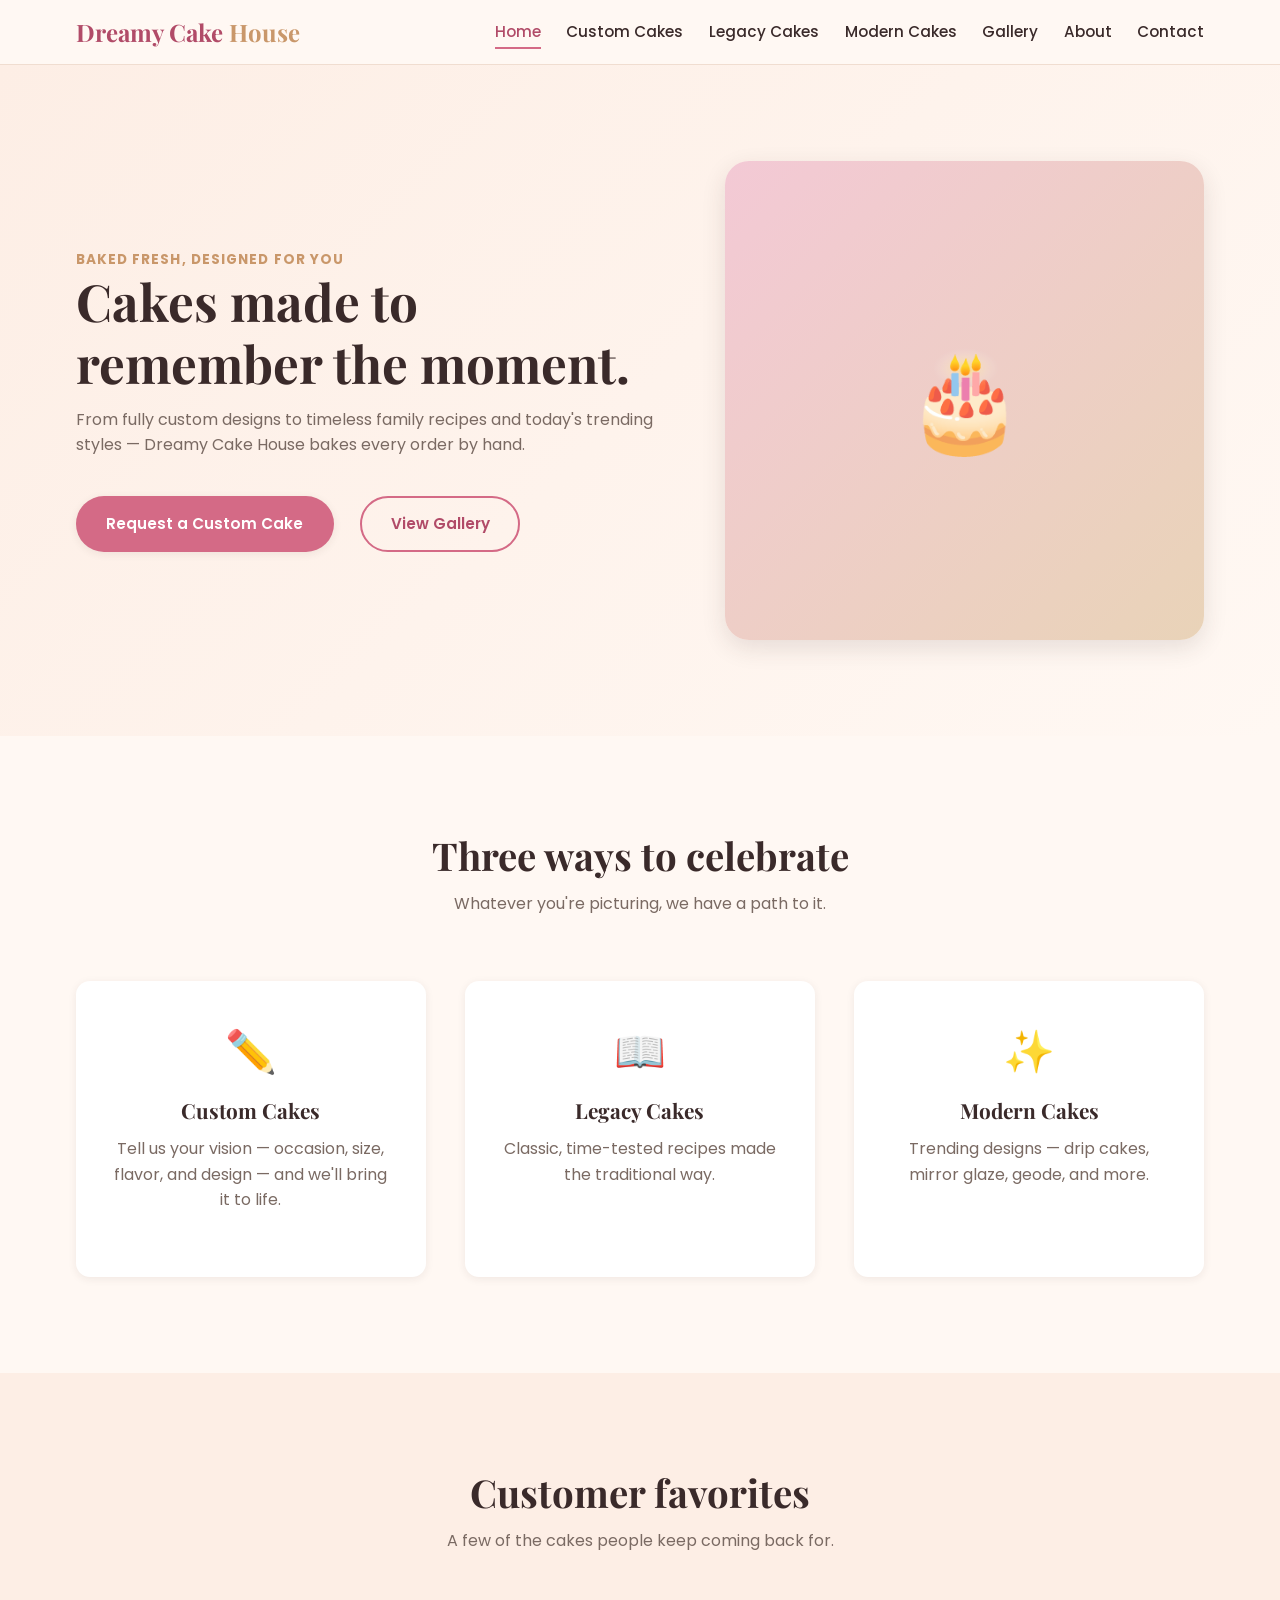
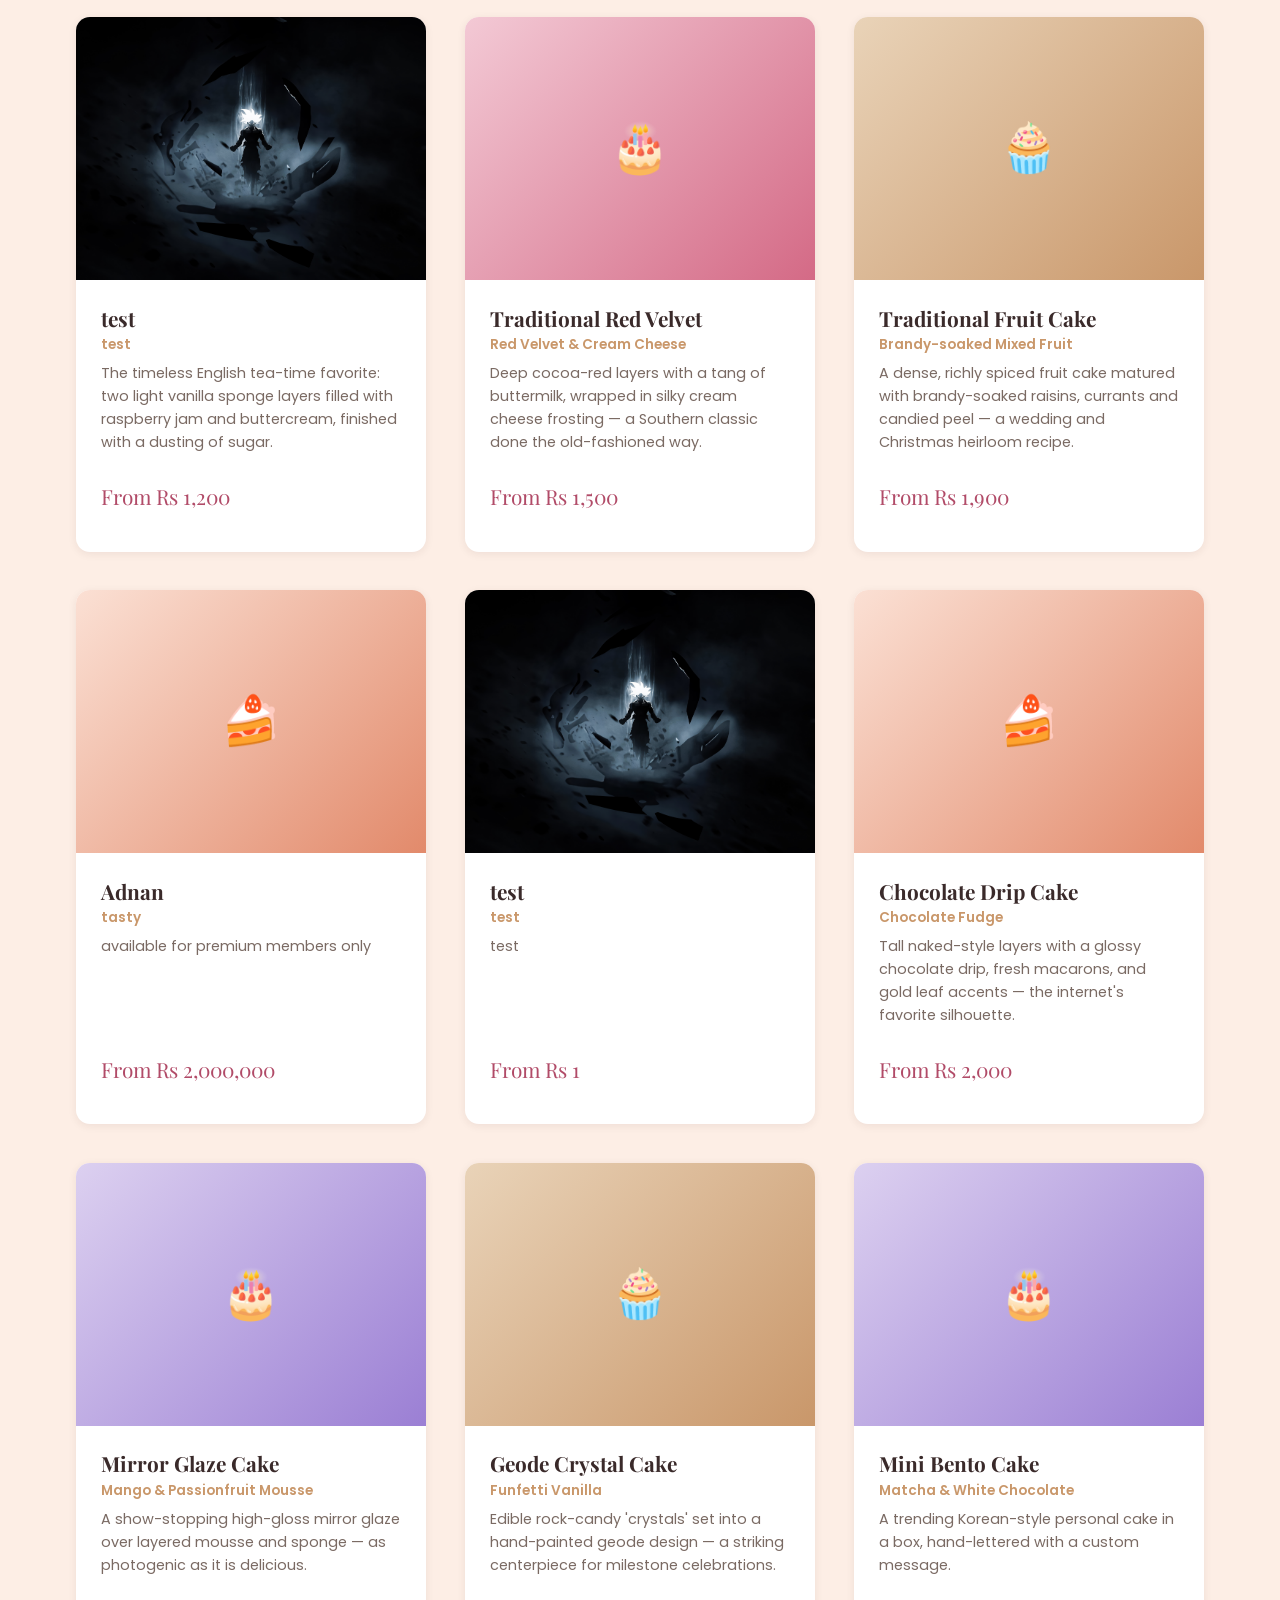
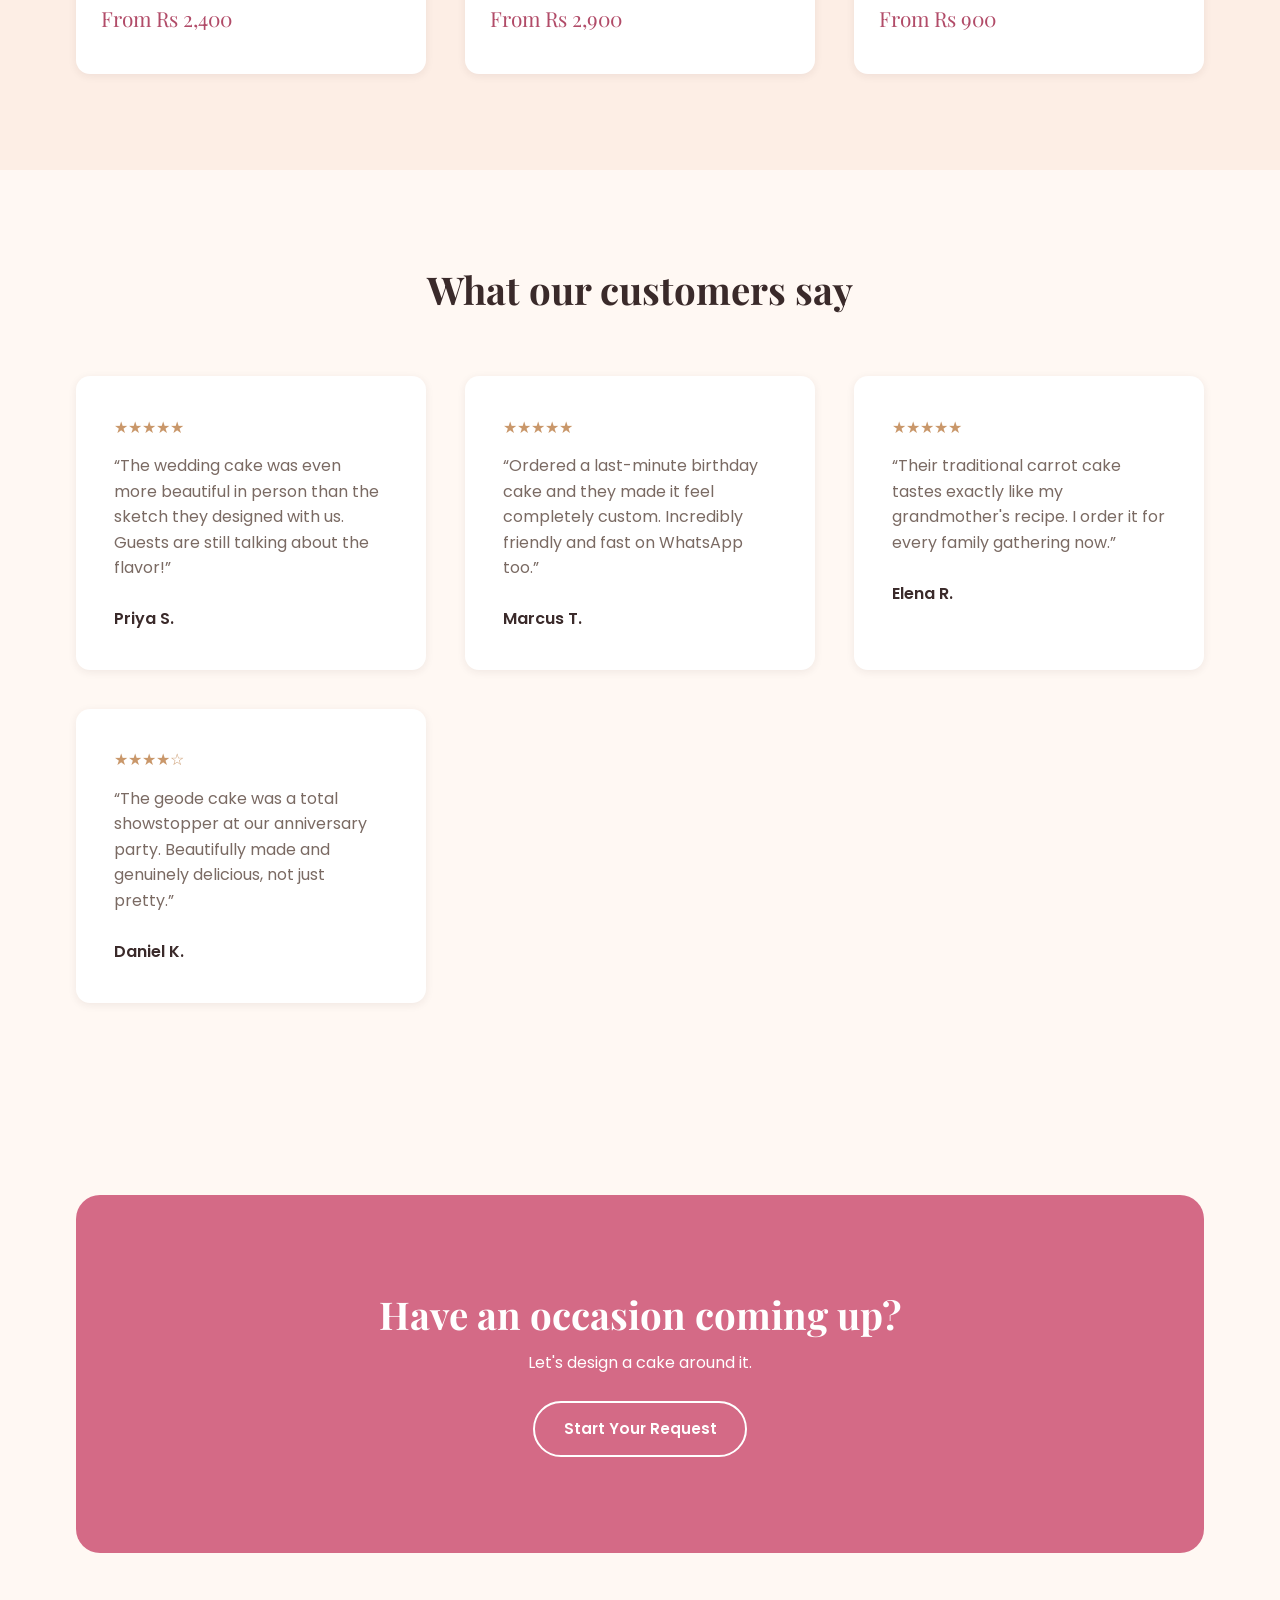
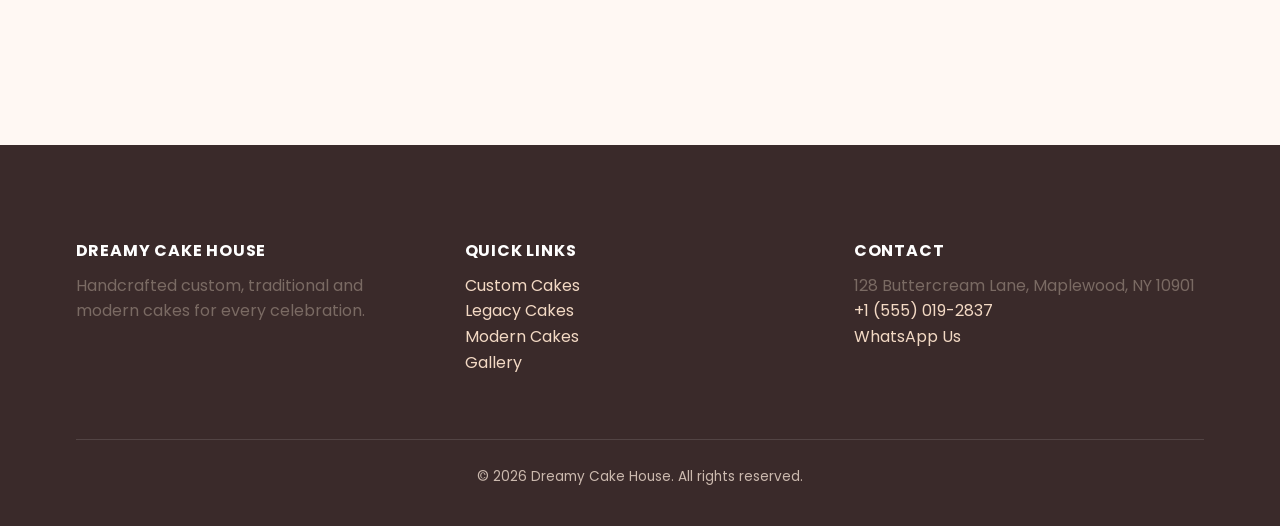
<file: index.html>
<!DOCTYPE html>
<html lang="en">
<head>
  <meta charset="UTF-8">
  <meta name="viewport" content="width=device-width, initial-scale=1.0">
  <title>Dreamy Cake House | Custom, Traditional &amp; Modern Cakes</title>
  <meta name="description" content="Dreamy Cake House bakes custom-designed cakes, classic traditional recipes, and trending modern cake designs for every celebration.">
  <link rel="preconnect" href="https://fonts.googleapis.com">
  <link href="https://fonts.googleapis.com/css2?family=Playfair+Display:wght@600;700&family=Poppins:wght@400;500;600;700&display=swap" rel="stylesheet">
  <link rel="stylesheet" href="shared/variables.css">
  <link rel="stylesheet" href="shared/base.css">
  <link rel="stylesheet" href="pages/home/home.css">
</head>
<body>

  <div id="site-header"></div>

  <section class="hero">
    <div class="container">
      <div class="hero-copy">
        <div class="eyebrow">Baked fresh, designed for you</div>
        <h1>Cakes made to remember the moment.</h1>
        <p>From fully custom designs to timeless family recipes and today's trending styles — Dreamy Cake House bakes every order by hand.</p>
        <div class="hero-actions">
          <a class="btn btn-primary" href="custom-cakes.html">Request a Custom Cake</a>
          <a class="btn btn-outline" href="gallery.html">View Gallery</a>
        </div>
      </div>
      <div class="hero-art" aria-hidden="true">🎂</div>
    </div>
  </section>

  <section>
    <div class="container">
      <div class="section-heading">
        <h2>Three ways to celebrate</h2>
        <p>Whatever you're picturing, we have a path to it.</p>
      </div>
      <div class="categories-grid">
        <a class="category-card" href="custom-cakes.html">
          <div class="icon">✏️</div>
          <h3>Custom Cakes</h3>
          <p>Tell us your vision — occasion, size, flavor, and design — and we'll bring it to life.</p>
        </a>
        <a class="category-card" href="legacy-cakes.html">
          <div class="icon">📖</div>
          <h3>Legacy Cakes</h3>
          <p>Classic, time-tested recipes made the traditional way.</p>
        </a>
        <a class="category-card" href="modern-cakes.html">
          <div class="icon">✨</div>
          <h3>Modern Cakes</h3>
          <p>Trending designs — drip cakes, mirror glaze, geode, and more.</p>
        </a>
      </div>
    </div>
  </section>

  <section class="bg-alt">
    <div class="container">
      <div class="section-heading">
        <h2>Customer favorites</h2>
        <p>A few of the cakes people keep coming back for.</p>
      </div>
      <div class="cake-grid" id="featured-grid">
        <p class="empty-state">Loading cakes…</p>
      </div>
    </div>
  </section>

  <section>
    <div class="container">
      <div class="section-heading">
        <h2>What our customers say</h2>
      </div>
      <div class="testimonial-grid" id="testimonial-grid"></div>
    </div>
  </section>

  <section>
    <div class="container">
      <div class="cta-banner">
        <h2>Have an occasion coming up?</h2>
        <p>Let's design a cake around it.</p>
        <a class="btn btn-outline" href="custom-cakes.html">Start Your Request</a>
      </div>
    </div>
  </section>

  <div id="site-footer"></div>

  <script src="shared/utils.js"></script>
  <script src="shared/header.js"></script>
  <script src="shared/footer.js"></script>
  <script src="pages/home/home.js"></script>
  <script>
    renderHeader('home');
    renderFooter();
  </script>
</body>
</html>
</file>
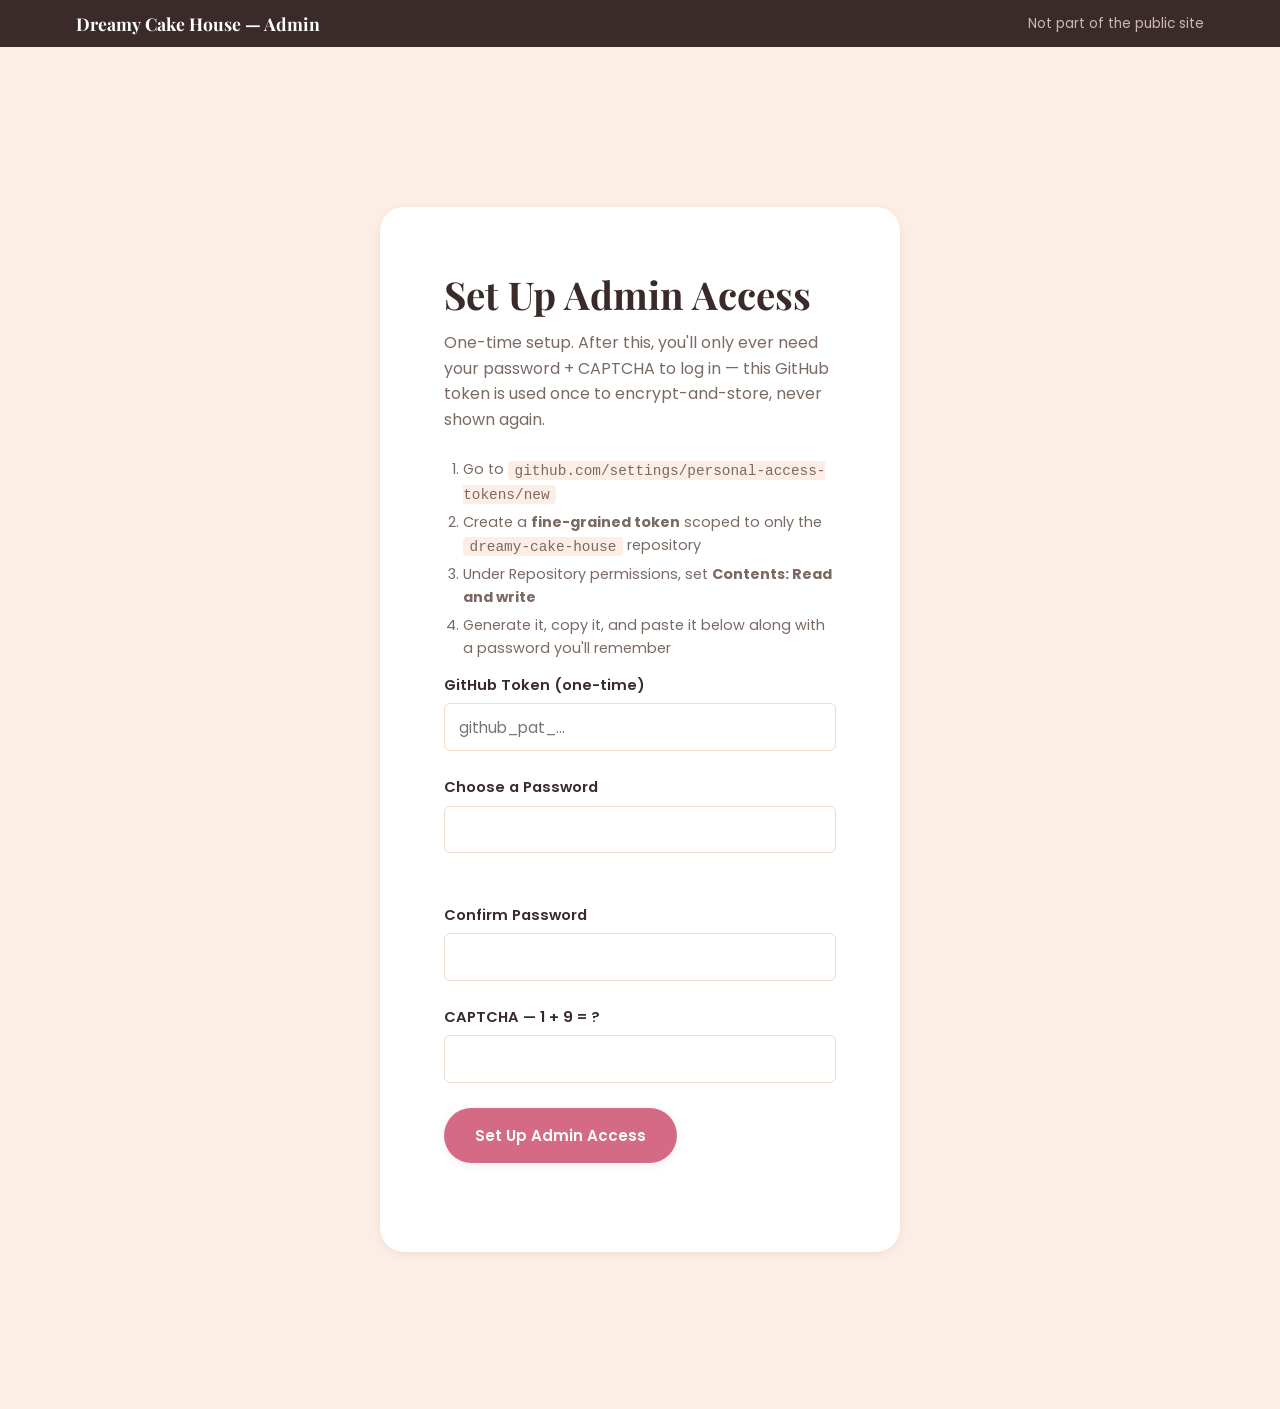
<file: admin/index.html>
<!DOCTYPE html>
<html lang="en">
<head>
  <meta charset="UTF-8">
  <meta name="viewport" content="width=device-width, initial-scale=1.0">
  <title>Admin | Dreamy Cake House</title>
  <meta name="robots" content="noindex, nofollow">
  <link rel="preconnect" href="https://fonts.googleapis.com">
  <link href="https://fonts.googleapis.com/css2?family=Playfair+Display:wght@600;700&family=Poppins:wght@400;500;600;700&display=swap" rel="stylesheet">
  <link rel="stylesheet" href="../shared/variables.css">
  <link rel="stylesheet" href="../shared/base.css">
  <link rel="stylesheet" href="../pages/admin/admin.css">
</head>
<body>

  <div class="admin-topbar">
    <div class="container">
      <h1>Dreamy Cake House — Admin</h1>
      <span class="who">Not part of the public site</span>
    </div>
  </div>

  <div class="admin-wrap">

    <!-- Login screen: shows the one-time setup form, or the password+CAPTCHA
         login form, depending on whether a vault already exists. -->
    <div id="login-screen">

      <!-- One-time setup: only shown before any admin access has been configured. -->
      <div class="login-card" id="setup-form-wrap">
        <h2>Set Up Admin Access</h2>
        <p>One-time setup. After this, you'll only ever need your password + CAPTCHA to log in — this GitHub token is used once to encrypt-and-store, never shown again.</p>
        <ol>
          <li>Go to <code>github.com/settings/personal-access-tokens/new</code></li>
          <li>Create a <strong>fine-grained token</strong> scoped to only the <code>dreamy-cake-house</code> repository</li>
          <li>Under Repository permissions, set <strong>Contents: Read and write</strong></li>
          <li>Generate it, copy it, and paste it below along with a password you'll remember</li>
        </ol>
        <form id="setup-form">
          <div class="field">
            <label for="setup-token-input">GitHub Token (one-time)</label>
            <input type="password" id="setup-token-input" placeholder="github_pat_..." autocomplete="off" required>
          </div>
          <div class="field-row">
            <div class="field">
              <label for="setup-password-input">Choose a Password</label>
              <input type="password" id="setup-password-input" autocomplete="new-password" minlength="8" required>
            </div>
            <div class="field">
              <label for="setup-password-confirm">Confirm Password</label>
              <input type="password" id="setup-password-confirm" autocomplete="new-password" minlength="8" required>
            </div>
          </div>
          <div class="field">
            <label for="setup-captcha-input">CAPTCHA — <span id="setup-captcha-question"></span></label>
            <input type="number" id="setup-captcha-input" required>
          </div>
          <button type="submit" class="btn btn-primary">Set Up Admin Access</button>
          <p class="hint" id="setup-error" style="color:var(--color-error);"></p>
        </form>
      </div>

      <!-- Normal login: shown once admin access has already been set up. -->
      <div class="login-card" id="login-form-wrap" hidden>
        <h2>Owner Login</h2>
        <p>Enter your password to continue.</p>
        <form id="login-form">
          <div class="field">
            <label for="login-password-input">Password</label>
            <input type="password" id="login-password-input" autocomplete="current-password" required>
          </div>
          <div class="field">
            <label for="login-captcha-input">CAPTCHA — <span id="login-captcha-question"></span></label>
            <input type="number" id="login-captcha-input" required>
          </div>
          <button type="submit" class="btn btn-primary">Log In</button>
          <p class="hint" id="login-error" style="color:var(--color-error);"></p>
        </form>
        <p class="hint mt-lg">Forgot your password, or rotating your GitHub token? <button type="button" id="reset-setup-btn" class="link-btn">Reset admin access</button></p>
      </div>

    </div>

    <!-- Dashboard -->
    <div id="dashboard" hidden>
      <div class="admin-toolbar">
        <div class="admin-tabs">
          <button type="button" class="admin-tab active" data-category="legacy">Legacy Cakes</button>
          <button type="button" class="admin-tab" data-category="modern">Modern Cakes</button>
        </div>
        <div>
          <button type="button" class="btn btn-outline" id="logout-btn">Log Out</button>
          <button type="button" class="btn btn-primary" id="add-cake-btn">+ Add New Cake</button>
        </div>
      </div>

      <p id="admin-status-line" class="hint"></p>
      <div class="admin-cake-list" id="cake-list"></div>

      <div class="admin-form-card" id="cake-form-section" hidden>
        <h2 id="form-title">Add New Cake</h2>
        <form id="cake-form">
          <div class="field-row">
            <div class="field">
              <label for="cake-name">Name</label>
              <input type="text" id="cake-name" required placeholder="Classic Victoria Sponge">
            </div>
            <div class="field">
              <label for="cake-flavor">Flavor</label>
              <input type="text" id="cake-flavor" required placeholder="Vanilla & Raspberry Jam">
            </div>
          </div>

          <div class="field">
            <label for="cake-description">Description</label>
            <textarea id="cake-description" rows="3" required placeholder="Short description shown on the catalog and detail pages."></textarea>
          </div>

          <div class="field">
            <label for="cake-occasions">Occasions</label>
            <input type="text" id="cake-occasions" placeholder="birthday, anniversary, wedding">
            <div class="hint">Comma-separated. Used for the Modern Cakes filter and detail-page badges.</div>
          </div>

          <div class="field">
            <label>Price per Pound (PKR)</label>
            <div class="tier-price-row">
              <div>
                <label for="price-1lb" class="hint">1 lb</label>
                <input type="number" id="price-1lb" min="0" step="1" placeholder="1200">
              </div>
              <div>
                <label for="price-2lb" class="hint">2 lb</label>
                <input type="number" id="price-2lb" min="0" step="1" placeholder="2200">
              </div>
              <div>
                <label for="price-3lb" class="hint">3 lb</label>
                <input type="number" id="price-3lb" min="0" step="1" placeholder="3200">
              </div>
            </div>
            <div class="hint">Leave a tier blank if that size isn't offered for this cake.</div>
          </div>

          <div class="field">
            <label for="cake-image">Photo (optional)</label>
            <input type="file" id="cake-image" accept="image/*">
            <div class="hint">JPG/PNG/WebP. Replaces the placeholder icon everywhere on the site.</div>
            <div id="image-preview-wrap" hidden>
              <img id="image-preview" alt="Cake photo preview" class="image-preview">
              <button type="button" id="remove-image-btn" class="btn btn-outline">Remove Photo</button>
            </div>
          </div>

          <div class="field checkbox-field">
            <input type="checkbox" id="cake-featured">
            <label for="cake-featured" style="margin:0;">Feature on homepage</label>
          </div>

          <div class="form-actions">
            <button type="submit" class="btn btn-primary">Save Cake</button>
            <button type="button" class="btn btn-outline" id="cancel-form-btn">Cancel</button>
          </div>
        </form>
      </div>
    </div>

  </div>

  <div class="admin-toast" id="admin-toast"></div>

  <script src="../shared/utils.js"></script>
  <script src="../pages/admin/admin.js"></script>
</body>
</html>
</file>
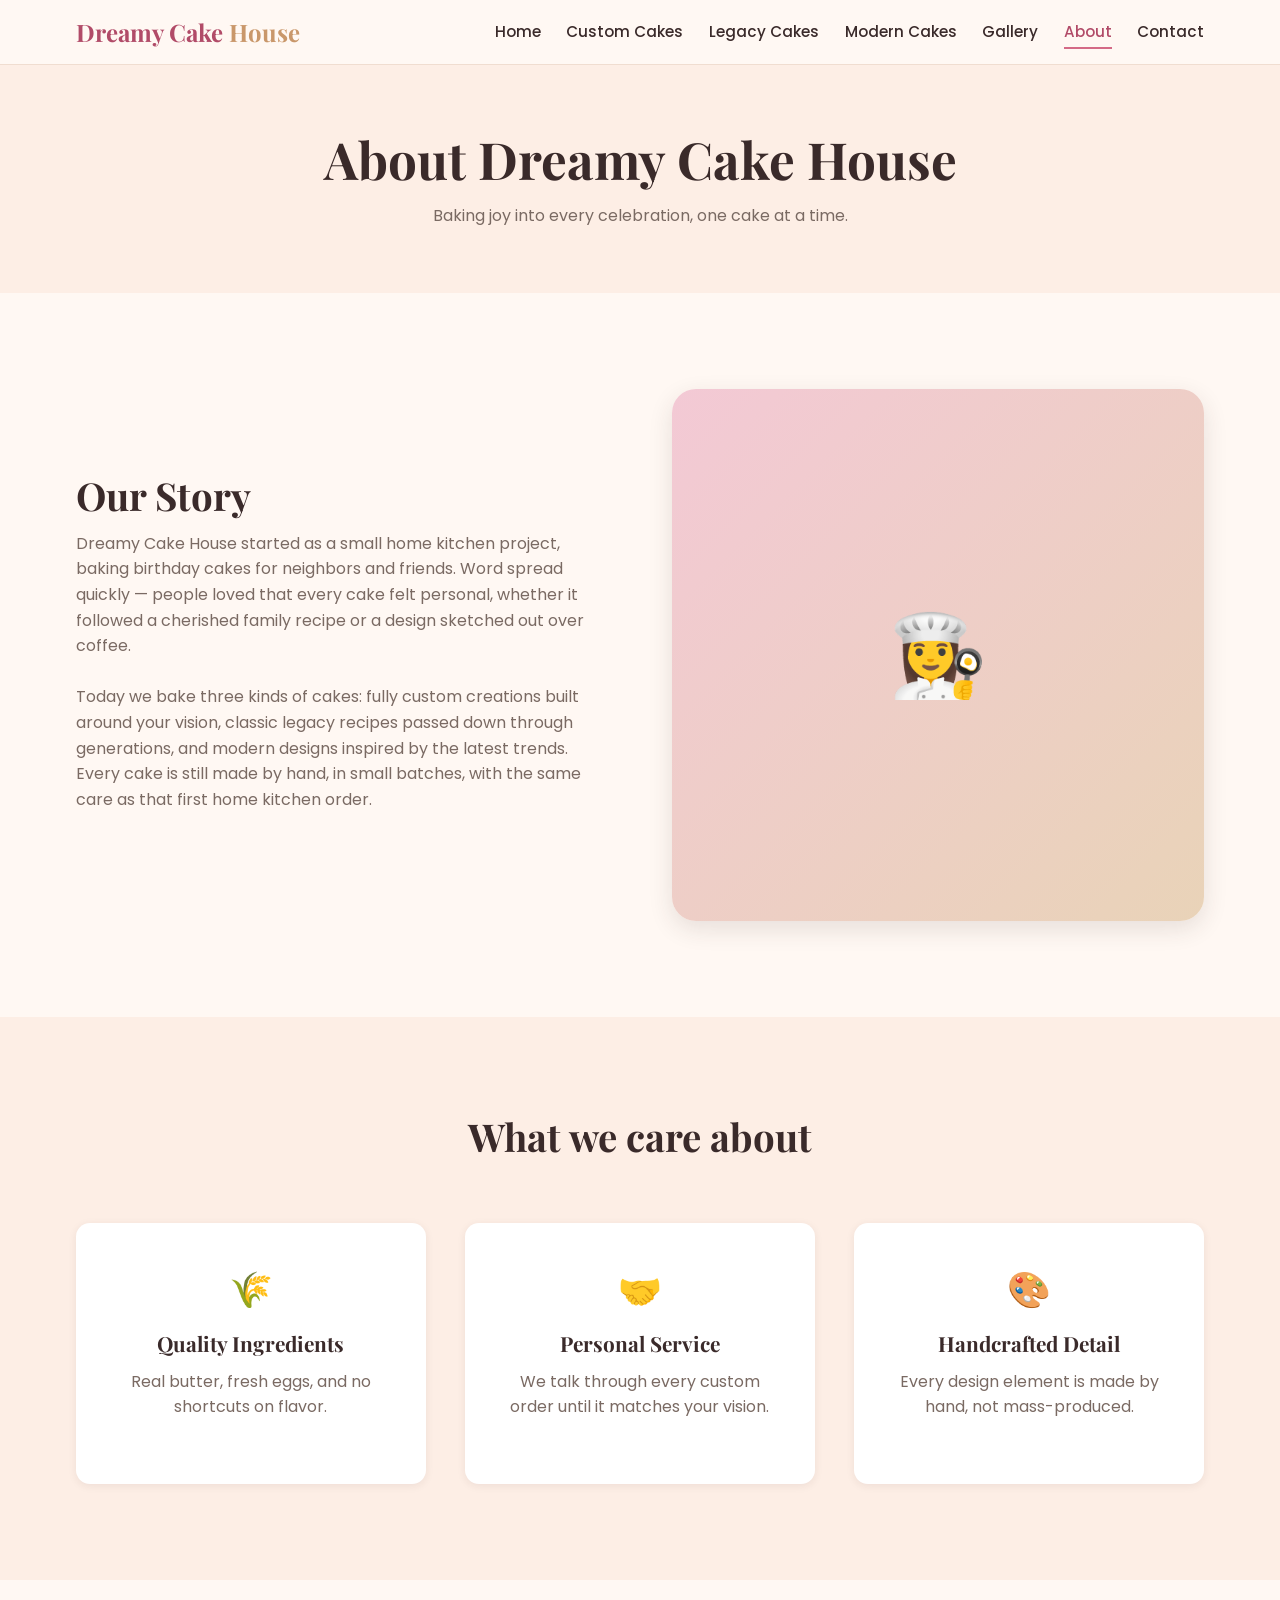
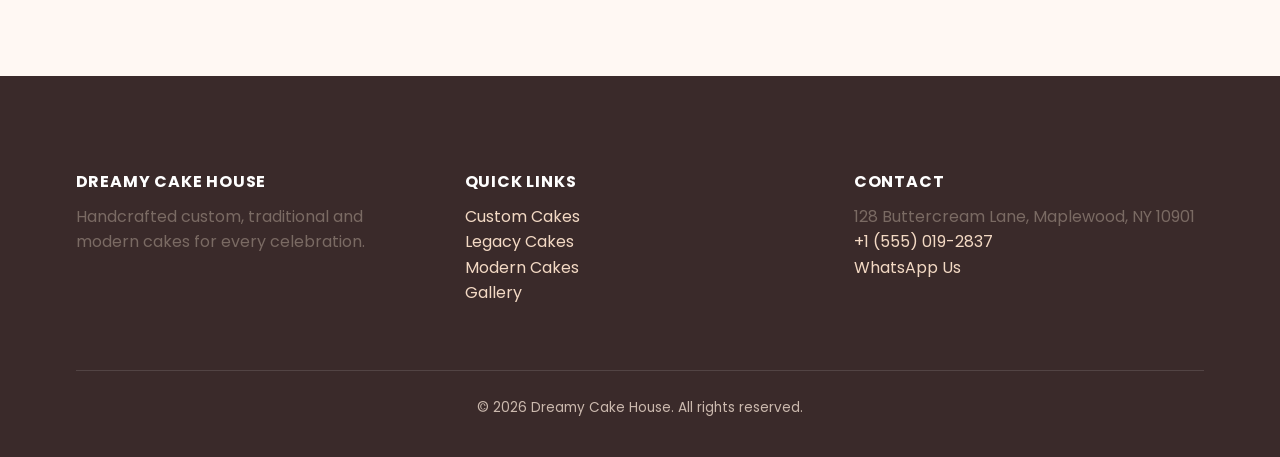
<file: about.html>
﻿<!DOCTYPE html>
<html lang="en">
<head>
  <meta charset="UTF-8">
  <meta name="viewport" content="width=device-width, initial-scale=1.0">
  <title>About Us | Dreamy Cake House</title>
  <meta name="description" content="The story behind Dreamy Cake House.">
  <link rel="preconnect" href="https://fonts.googleapis.com">
  <link href="https://fonts.googleapis.com/css2?family=Playfair+Display:wght@600;700&family=Poppins:wght@400;500;600;700&display=swap" rel="stylesheet">
  <link rel="stylesheet" href="shared/variables.css">
  <link rel="stylesheet" href="shared/base.css">
  <link rel="stylesheet" href="pages/about/about.css">
</head>
<body>

  <div id="site-header"></div>

  <section class="page-hero">
    <div class="container">
      <h1>About Dreamy Cake House</h1>
      <p>Baking joy into every celebration, one cake at a time.</p>
    </div>
  </section>

  <section>
    <div class="container">
      <div class="about-grid">
        <div>
          <h2>Our Story</h2>
          <p>Dreamy Cake House started as a small home kitchen project, baking birthday cakes for neighbors and friends. Word spread quickly — people loved that every cake felt personal, whether it followed a cherished family recipe or a design sketched out over coffee.</p>
          <p>Today we bake three kinds of cakes: fully custom creations built around your vision, classic legacy recipes passed down through generations, and modern designs inspired by the latest trends. Every cake is still made by hand, in small batches, with the same care as that first home kitchen order.</p>
        </div>
        <div class="about-art" aria-hidden="true">👩‍🍳</div>
      </div>
    </div>
  </section>

  <section class="bg-alt">
    <div class="container">
      <div class="section-heading">
        <h2>What we care about</h2>
      </div>
      <div class="values-grid">
        <div class="value-card">
          <div class="icon">🌾</div>
          <h3>Quality Ingredients</h3>
          <p>Real butter, fresh eggs, and no shortcuts on flavor.</p>
        </div>
        <div class="value-card">
          <div class="icon">🤝</div>
          <h3>Personal Service</h3>
          <p>We talk through every custom order until it matches your vision.</p>
        </div>
        <div class="value-card">
          <div class="icon">🎨</div>
          <h3>Handcrafted Detail</h3>
          <p>Every design element is made by hand, not mass-produced.</p>
        </div>
      </div>
    </div>
  </section>

  <div id="site-footer"></div>

  <script src="shared/utils.js"></script>
  <script src="shared/header.js"></script>
  <script src="shared/footer.js"></script>
  <script>
    renderHeader('about');
    renderFooter();
  </script>
</body>
</html>
</file>
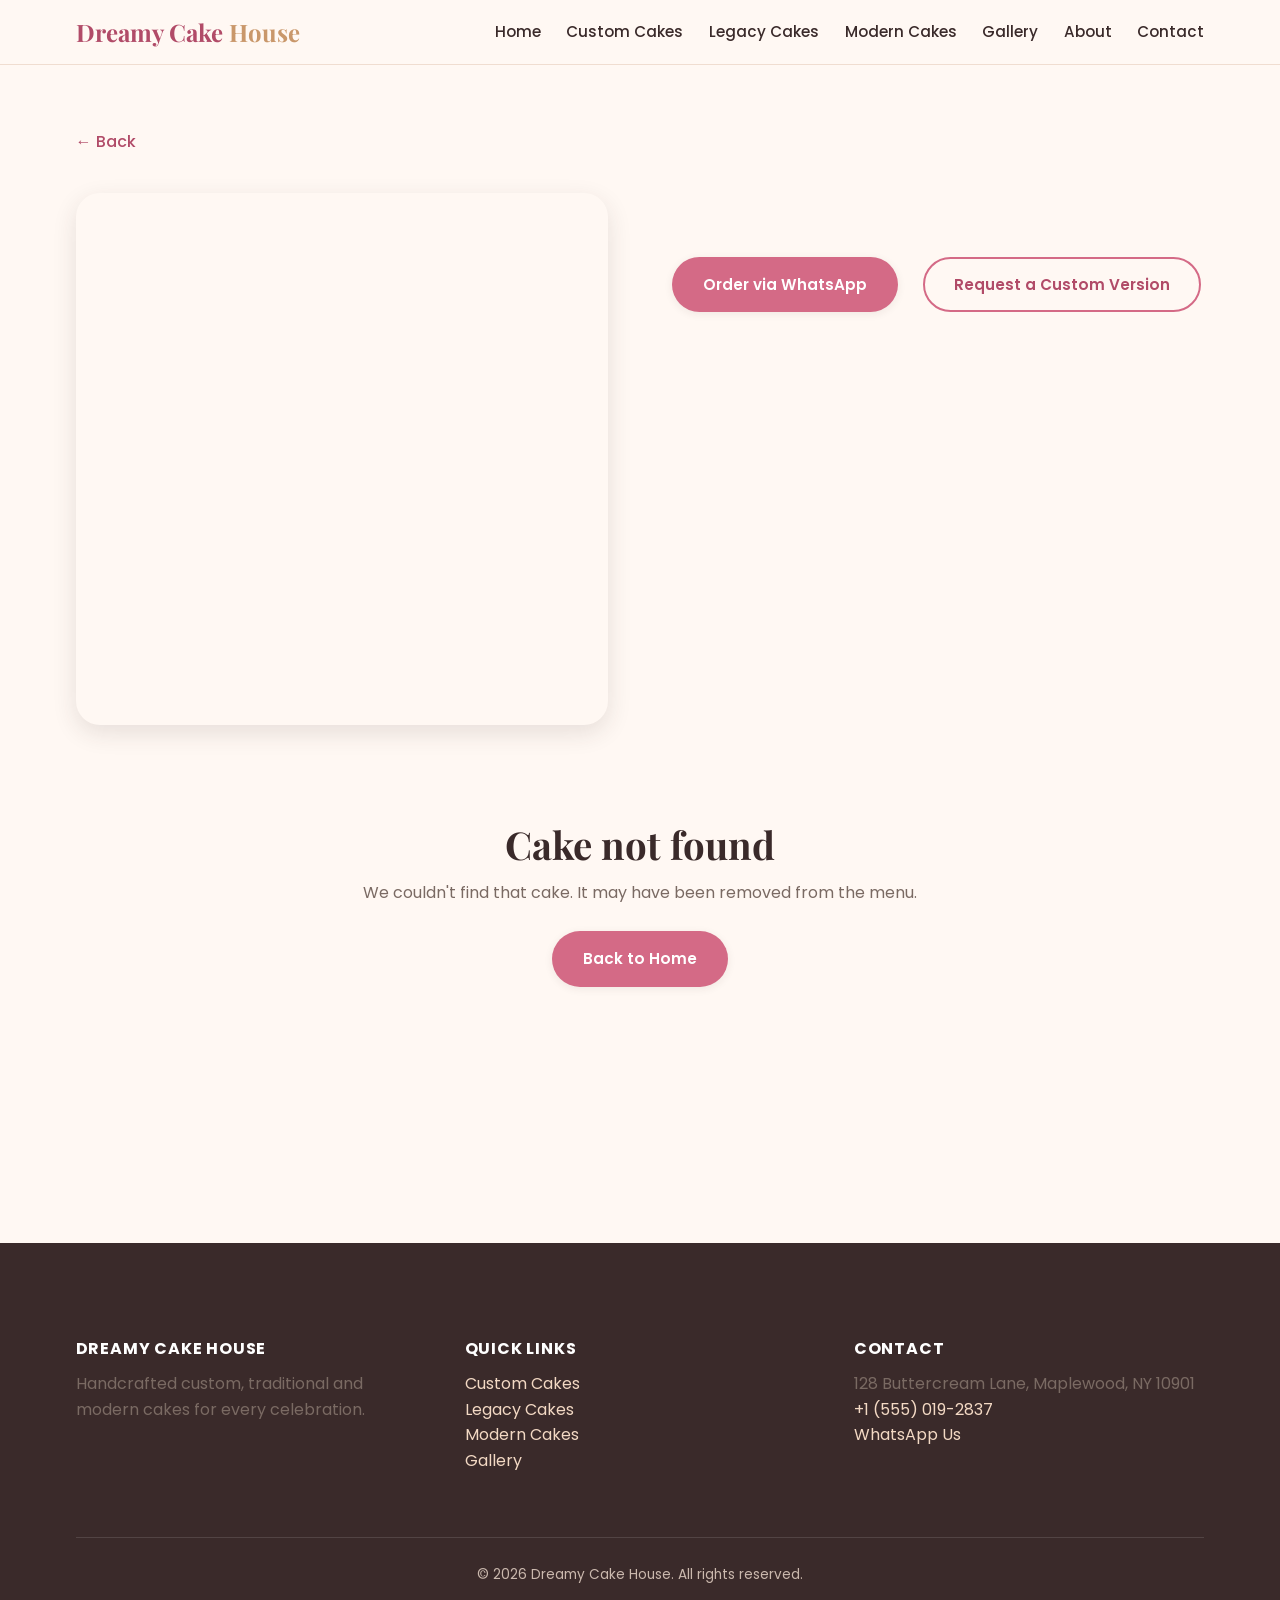
<file: cake.html>
﻿<!DOCTYPE html>
<html lang="en">
<head>
  <meta charset="UTF-8">
  <meta name="viewport" content="width=device-width, initial-scale=1.0">
  <title>Cake Details | Dreamy Cake House</title>
  <link rel="preconnect" href="https://fonts.googleapis.com">
  <link href="https://fonts.googleapis.com/css2?family=Playfair+Display:wght@600;700&family=Poppins:wght@400;500;600;700&display=swap" rel="stylesheet">
  <link rel="stylesheet" href="shared/variables.css">
  <link rel="stylesheet" href="shared/base.css">
  <link rel="stylesheet" href="pages/cake-detail/cake-detail.css">
</head>
<body>

  <div id="site-header"></div>

  <section class="detail-section">
    <div class="container">
      <a class="back-link" href="javascript:history.back()">&larr; Back</a>

      <div id="detail-content" class="detail-grid" hidden>
        <div class="detail-thumb" id="detail-thumb"></div>
        <div>
          <h1 id="detail-name"></h1>
          <div class="detail-flavor" id="detail-flavor"></div>
          <div class="detail-badges" id="detail-badges"></div>
          <p id="detail-description"></p>
          <div class="detail-tiers" id="detail-tiers"></div>
          <div class="detail-price" id="detail-price"></div>
          <div class="detail-actions">
            <a class="btn btn-primary" id="order-cta" target="_blank" rel="noopener">Order via WhatsApp</a>
            <a class="btn btn-outline" href="custom-cakes.html">Request a Custom Version</a>
          </div>
        </div>
      </div>

      <div id="detail-not-found" class="empty-state" hidden>
        <h2>Cake not found</h2>
        <p>We couldn't find that cake. It may have been removed from the menu.</p>
        <a class="btn btn-primary" href="index.html">Back to Home</a>
      </div>
    </div>
  </section>

  <div id="site-footer"></div>

  <script src="shared/utils.js"></script>
  <script src="shared/header.js"></script>
  <script src="shared/footer.js"></script>
  <script src="pages/cake-detail/cake-detail.js"></script>
  <script>
    renderHeader('');
    renderFooter();
  </script>
</body>
</html>
</file>
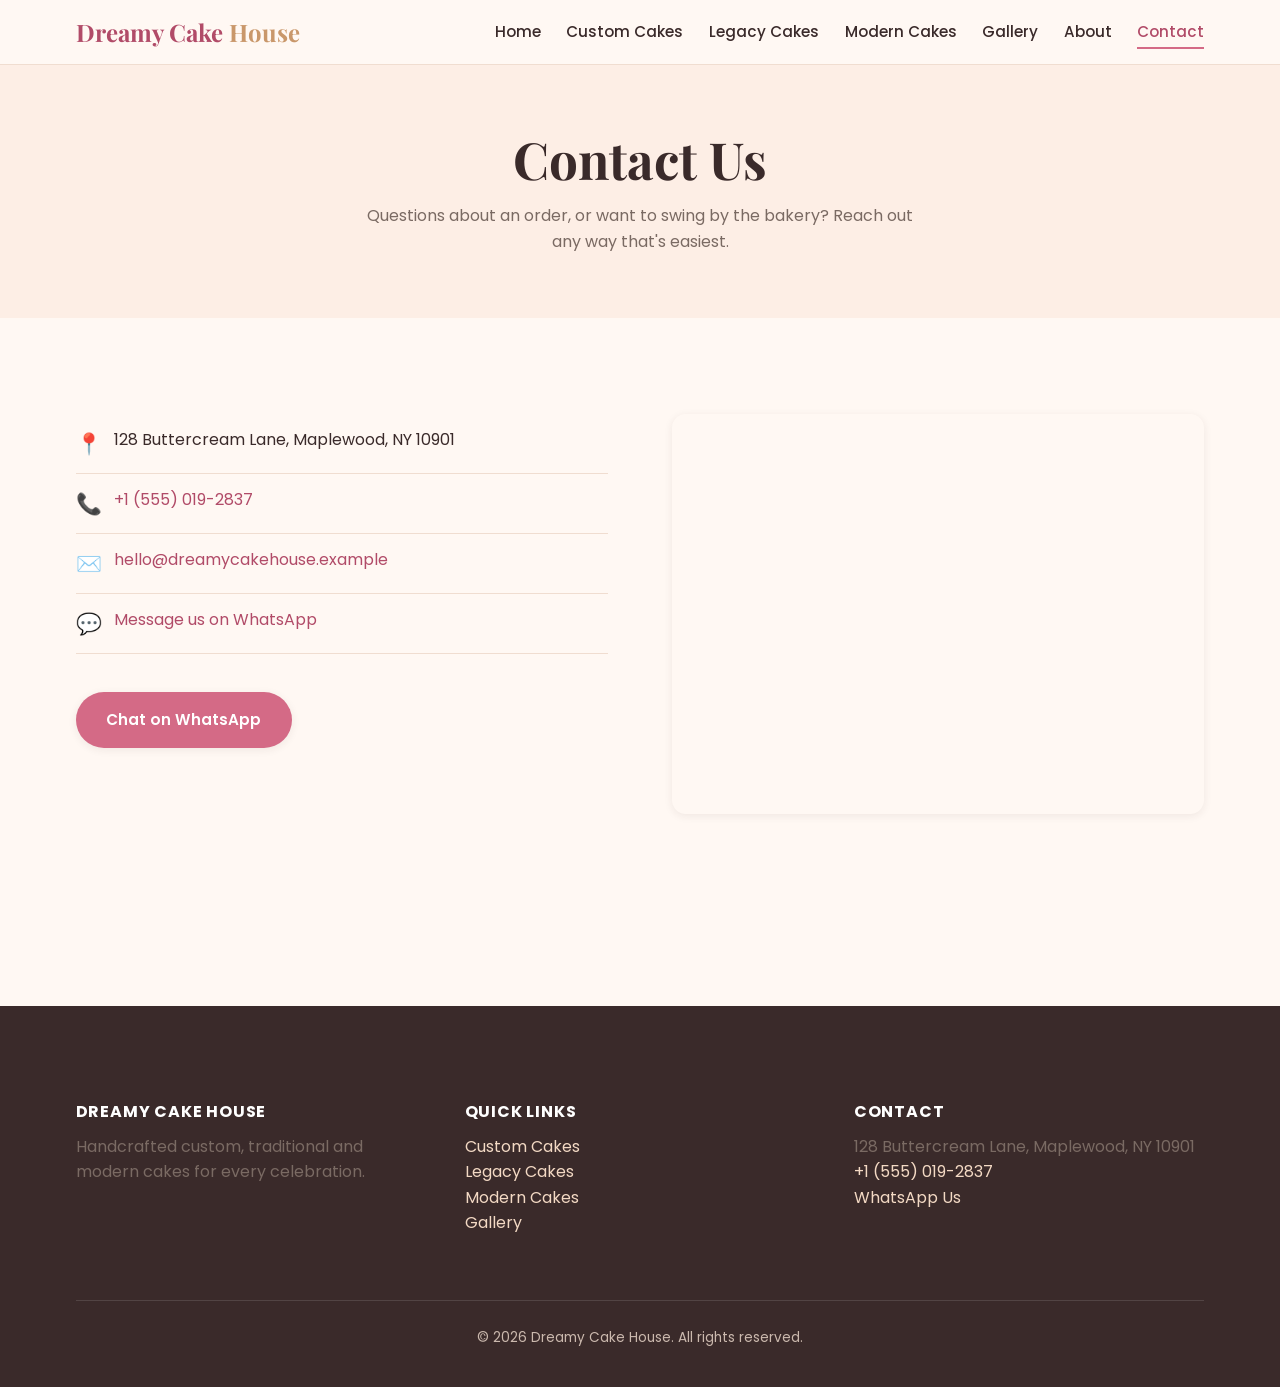
<file: contact.html>
﻿<!DOCTYPE html>
<html lang="en">
<head>
  <meta charset="UTF-8">
  <meta name="viewport" content="width=device-width, initial-scale=1.0">
  <title>Contact Us | Dreamy Cake House</title>
  <meta name="description" content="Get in touch with Dreamy Cake House — address, phone, WhatsApp and map.">
  <link rel="preconnect" href="https://fonts.googleapis.com">
  <link href="https://fonts.googleapis.com/css2?family=Playfair+Display:wght@600;700&family=Poppins:wght@400;500;600;700&display=swap" rel="stylesheet">
  <link rel="stylesheet" href="shared/variables.css">
  <link rel="stylesheet" href="shared/base.css">
  <link rel="stylesheet" href="pages/contact/contact.css">
</head>
<body>

  <div id="site-header"></div>

  <section class="page-hero">
    <div class="container">
      <h1>Contact Us</h1>
      <p>Questions about an order, or want to swing by the bakery? Reach out any way that's easiest.</p>
    </div>
  </section>

  <section>
    <div class="container">
      <div class="contact-grid">
        <div>
          <ul class="contact-list">
            <li><span class="icon">📍</span><span id="contact-address">Loading…</span></li>
            <li><span class="icon">📞</span><a id="contact-phone" href="#"></a></li>
            <li><span class="icon">✉️</span><a id="contact-email" href="#"></a></li>
            <li><span class="icon">💬</span><a id="contact-whatsapp" href="#" target="_blank" rel="noopener">Message us on WhatsApp</a></li>
          </ul>
          <a class="btn btn-primary" id="contact-whatsapp-btn" href="#" target="_blank" rel="noopener">Chat on WhatsApp</a>
        </div>
        <div class="map-embed">
          <iframe id="contact-map" loading="lazy" title="Dreamy Cake House location"></iframe>
        </div>
      </div>
    </div>
  </section>

  <div id="site-footer"></div>

  <script src="shared/utils.js"></script>
  <script src="shared/header.js"></script>
  <script src="shared/footer.js"></script>
  <script src="pages/contact/contact.js"></script>
  <script>
    renderHeader('contact');
    renderFooter();
  </script>
</body>
</html>
</file>
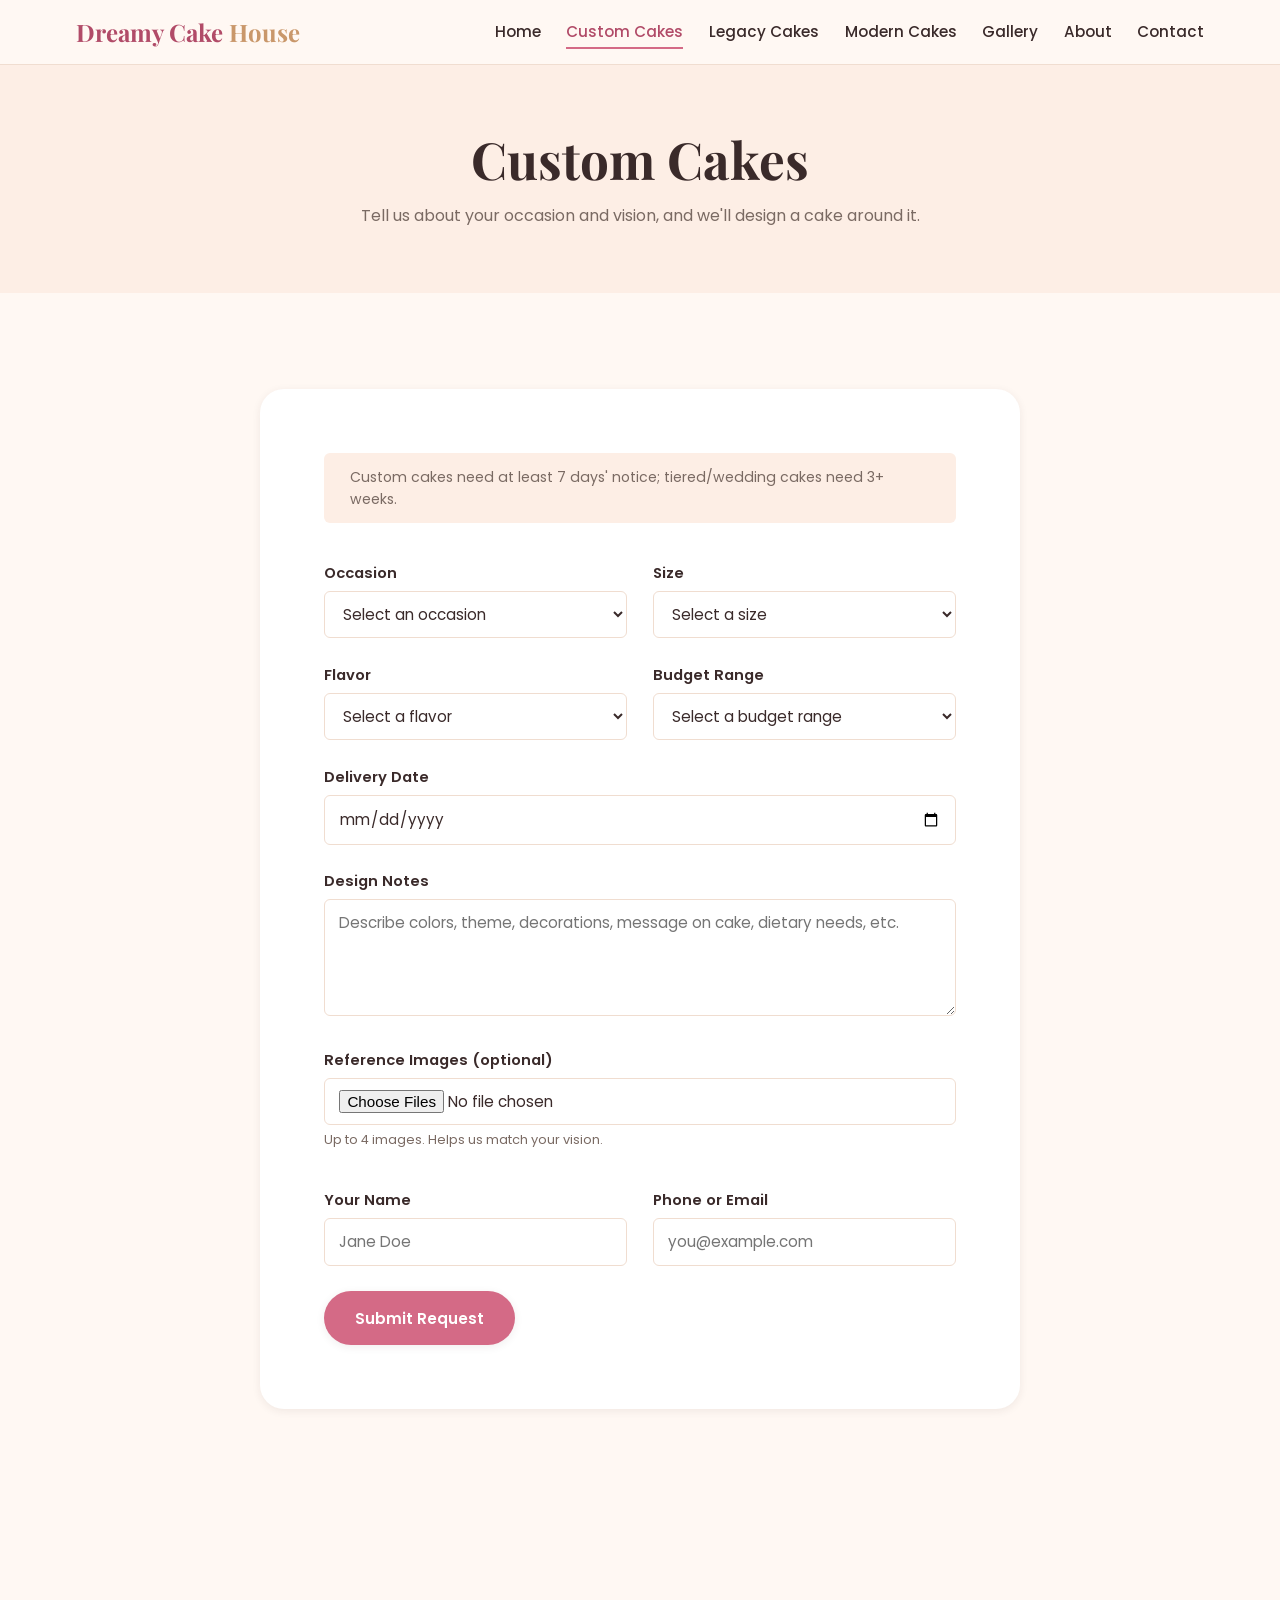
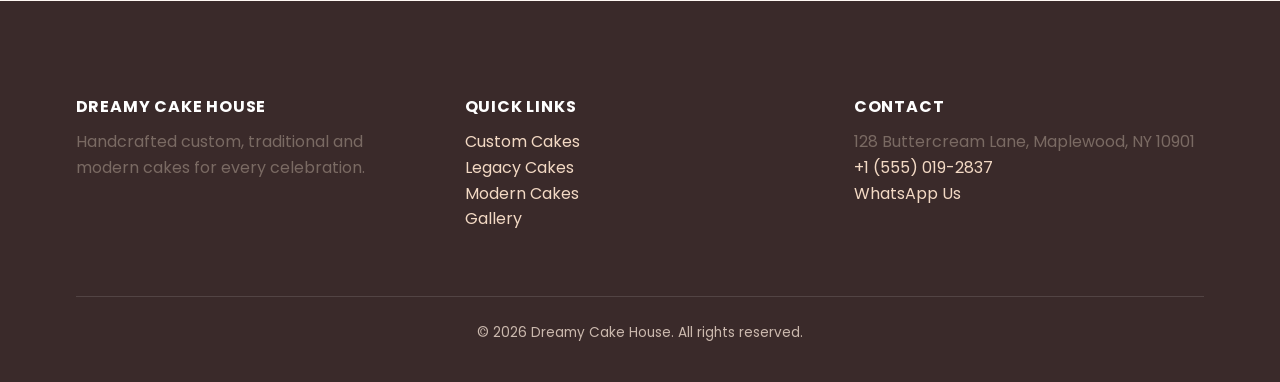
<file: custom-cakes.html>
﻿<!DOCTYPE html>
<html lang="en">
<head>
  <meta charset="UTF-8">
  <meta name="viewport" content="width=device-width, initial-scale=1.0">
  <title>Custom Cakes | Dreamy Cake House</title>
  <meta name="description" content="Request a fully custom cake from Dreamy Cake House — tell us the occasion, size, flavor and design.">
  <link rel="preconnect" href="https://fonts.googleapis.com">
  <link href="https://fonts.googleapis.com/css2?family=Playfair+Display:wght@600;700&family=Poppins:wght@400;500;600;700&display=swap" rel="stylesheet">
  <link rel="stylesheet" href="shared/variables.css">
  <link rel="stylesheet" href="shared/base.css">
  <link rel="stylesheet" href="pages/custom-cakes/custom-cakes.css">
</head>
<body>

  <div id="site-header"></div>

  <section class="page-hero">
    <div class="container">
      <h1>Custom Cakes</h1>
      <p>Tell us about your occasion and vision, and we'll design a cake around it.</p>
    </div>
  </section>

  <section>
    <div class="container">
      <div class="form-wrap">
        <p class="lead-time-note" id="lead-time-note">Loading lead-time details…</p>

        <form id="custom-cake-form" novalidate>
          <div class="field-row">
            <div class="field">
              <label for="occasion">Occasion</label>
              <select id="occasion" required>
                <option value="" disabled selected>Loading…</option>
              </select>
              <div class="error-text">This field is required.</div>
            </div>
            <div class="field">
              <label for="size">Size</label>
              <select id="size" required>
                <option value="" disabled selected>Loading…</option>
              </select>
              <div class="error-text">This field is required.</div>
            </div>
          </div>

          <div class="field-row">
            <div class="field">
              <label for="flavor">Flavor</label>
              <select id="flavor" required>
                <option value="" disabled selected>Loading…</option>
              </select>
              <div class="error-text">This field is required.</div>
            </div>
            <div class="field">
              <label for="budget">Budget Range</label>
              <select id="budget" required>
                <option value="" disabled selected>Loading…</option>
              </select>
              <div class="error-text">This field is required.</div>
            </div>
          </div>

          <div class="field">
            <label for="delivery-date">Delivery Date</label>
            <input type="date" id="delivery-date" required>
            <div class="error-text">Please allow enough notice.</div>
          </div>

          <div class="field">
            <label for="design-notes">Design Notes</label>
            <textarea id="design-notes" rows="4" placeholder="Describe colors, theme, decorations, message on cake, dietary needs, etc."></textarea>
          </div>

          <div class="field">
            <label for="design-images">Reference Images (optional)</label>
            <input type="file" id="design-images" accept="image/*" multiple>
            <div class="hint">Up to 4 images. Helps us match your vision.</div>
            <div class="upload-preview" id="upload-preview"></div>
          </div>

          <div class="field-row">
            <div class="field">
              <label for="name">Your Name</label>
              <input type="text" id="name" required placeholder="Jane Doe">
              <div class="error-text">This field is required.</div>
            </div>
            <div class="field">
              <label for="contact">Phone or Email</label>
              <input type="text" id="contact" required placeholder="you@example.com">
              <div class="error-text">This field is required.</div>
            </div>
          </div>

          <button type="submit" class="btn btn-primary">Submit Request</button>
          <div class="form-status" id="form-status"></div>
        </form>
      </div>
    </div>
  </section>

  <div id="site-footer"></div>

  <script src="shared/utils.js"></script>
  <script src="shared/header.js"></script>
  <script src="shared/footer.js"></script>
  <script src="pages/custom-cakes/custom-cakes.js"></script>
  <script>
    renderHeader('custom');
    renderFooter();
  </script>
</body>
</html>
</file>
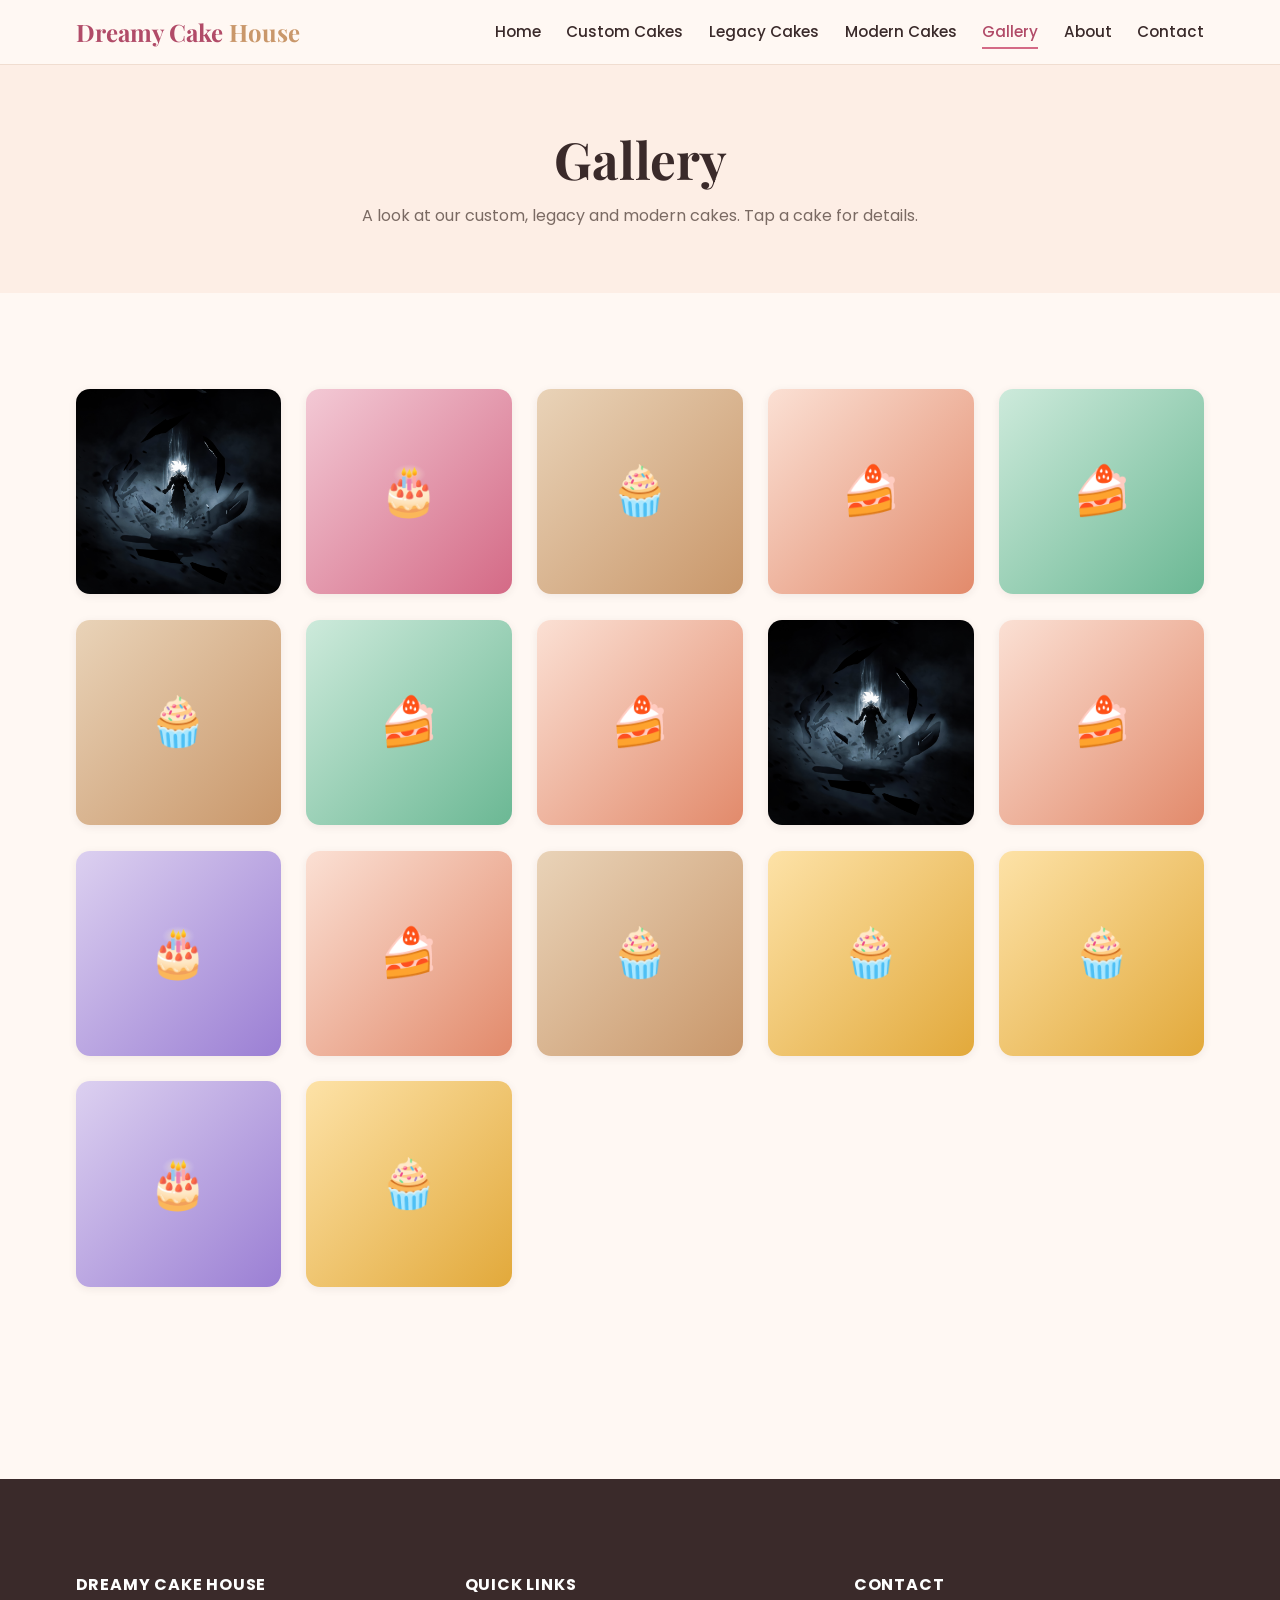
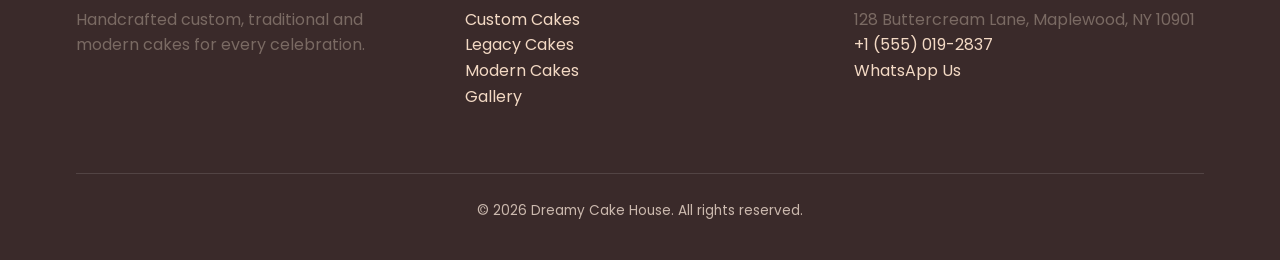
<file: gallery.html>
﻿<!DOCTYPE html>
<html lang="en">
<head>
  <meta charset="UTF-8">
  <meta name="viewport" content="width=device-width, initial-scale=1.0">
  <title>Gallery | Dreamy Cake House</title>
  <meta name="description" content="Browse the Dreamy Cake House cake gallery.">
  <link rel="preconnect" href="https://fonts.googleapis.com">
  <link href="https://fonts.googleapis.com/css2?family=Playfair+Display:wght@600;700&family=Poppins:wght@400;500;600;700&display=swap" rel="stylesheet">
  <link rel="stylesheet" href="shared/variables.css">
  <link rel="stylesheet" href="shared/base.css">
  <link rel="stylesheet" href="pages/gallery/gallery.css">
</head>
<body>

  <div id="site-header"></div>

  <section class="page-hero">
    <div class="container">
      <h1>Gallery</h1>
      <p>A look at our custom, legacy and modern cakes. Tap a cake for details.</p>
    </div>
  </section>

  <section>
    <div class="container">
      <div class="gallery-grid" id="gallery-grid">
        <p class="empty-state">Loading gallery…</p>
      </div>
    </div>
  </section>

  <div id="site-footer"></div>

  <script src="shared/utils.js"></script>
  <script src="shared/header.js"></script>
  <script src="shared/footer.js"></script>
  <script src="pages/gallery/gallery.js"></script>
  <script>
    renderHeader('gallery');
    renderFooter();
  </script>
</body>
</html>
</file>
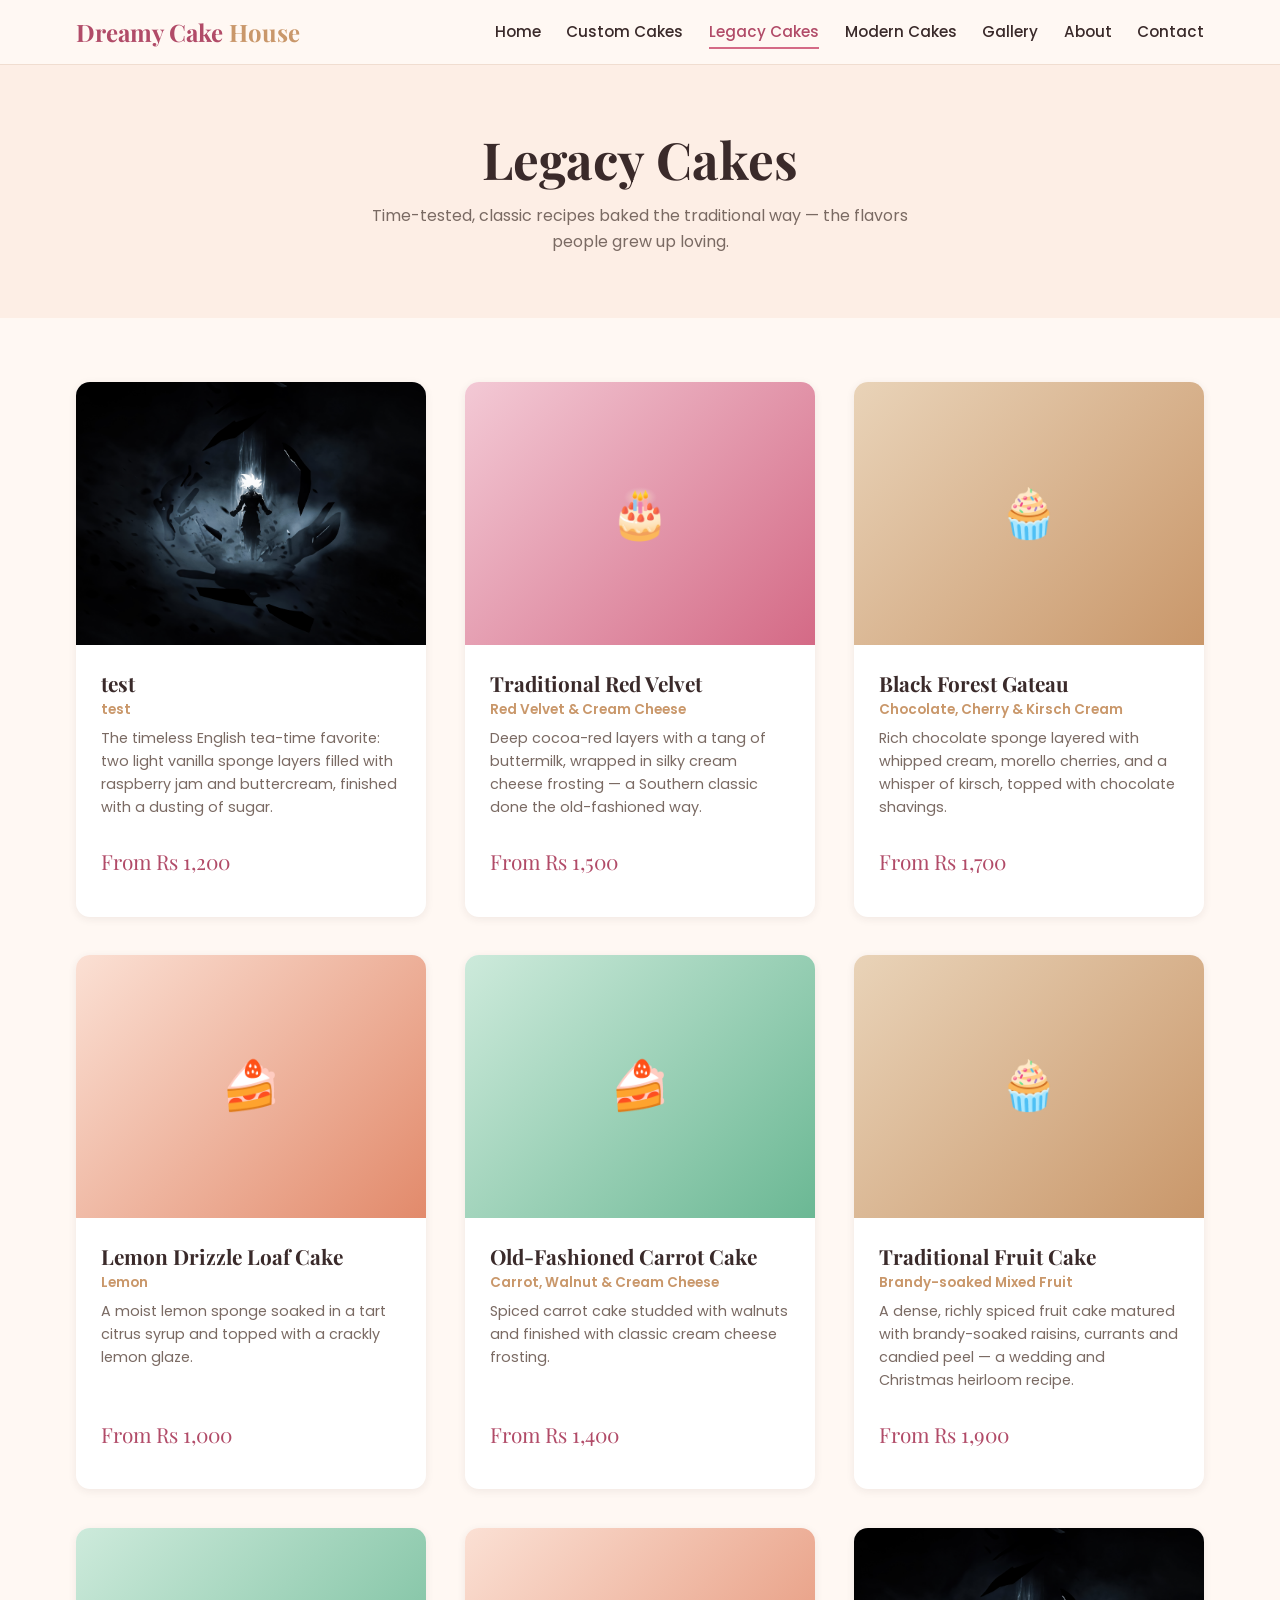
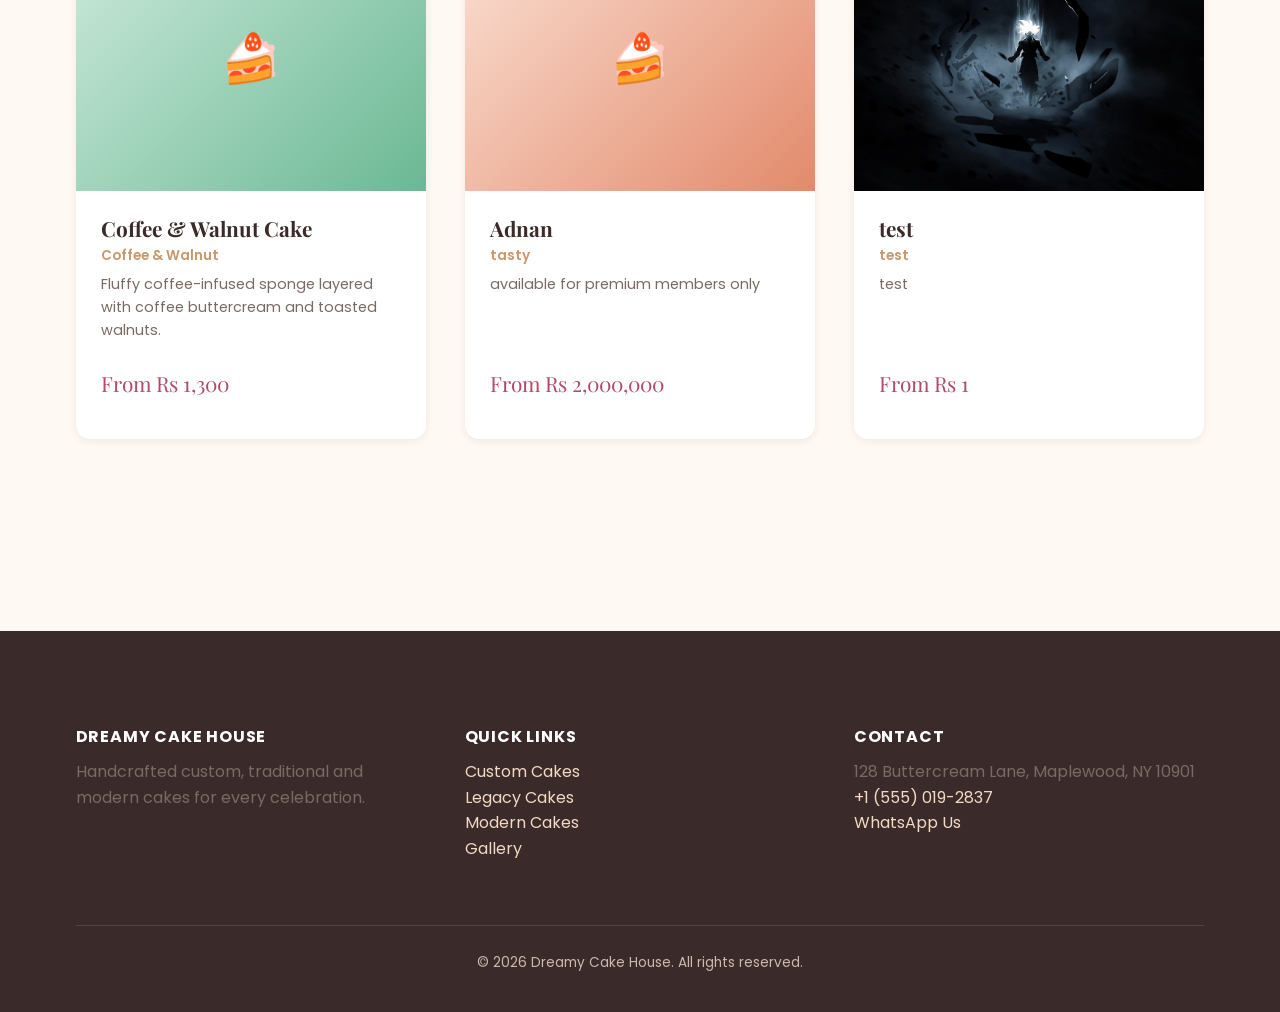
<file: legacy-cakes.html>
﻿<!DOCTYPE html>
<html lang="en">
<head>
  <meta charset="UTF-8">
  <meta name="viewport" content="width=device-width, initial-scale=1.0">
  <title>Legacy Cakes | Dreamy Cake House</title>
  <meta name="description" content="Classic, traditional cake recipes handmade by Dreamy Cake House.">
  <link rel="preconnect" href="https://fonts.googleapis.com">
  <link href="https://fonts.googleapis.com/css2?family=Playfair+Display:wght@600;700&family=Poppins:wght@400;500;600;700&display=swap" rel="stylesheet">
  <link rel="stylesheet" href="shared/variables.css">
  <link rel="stylesheet" href="shared/base.css">
  <link rel="stylesheet" href="pages/legacy-cakes/legacy-cakes.css">
</head>
<body>

  <div id="site-header"></div>

  <section class="page-hero">
    <div class="container">
      <h1>Legacy Cakes</h1>
      <p>Time-tested, classic recipes baked the traditional way — the flavors people grew up loving.</p>
    </div>
  </section>

  <section class="catalog-section">
    <div class="container">
      <div class="cake-grid" id="catalog-grid">
        <p class="empty-state">Loading cakes…</p>
      </div>
    </div>
  </section>

  <div id="site-footer"></div>

  <script src="shared/utils.js"></script>
  <script src="shared/header.js"></script>
  <script src="shared/footer.js"></script>
  <script src="pages/legacy-cakes/legacy-cakes.js"></script>
  <script>
    renderHeader('legacy');
    renderFooter();
  </script>
</body>
</html>
</file>
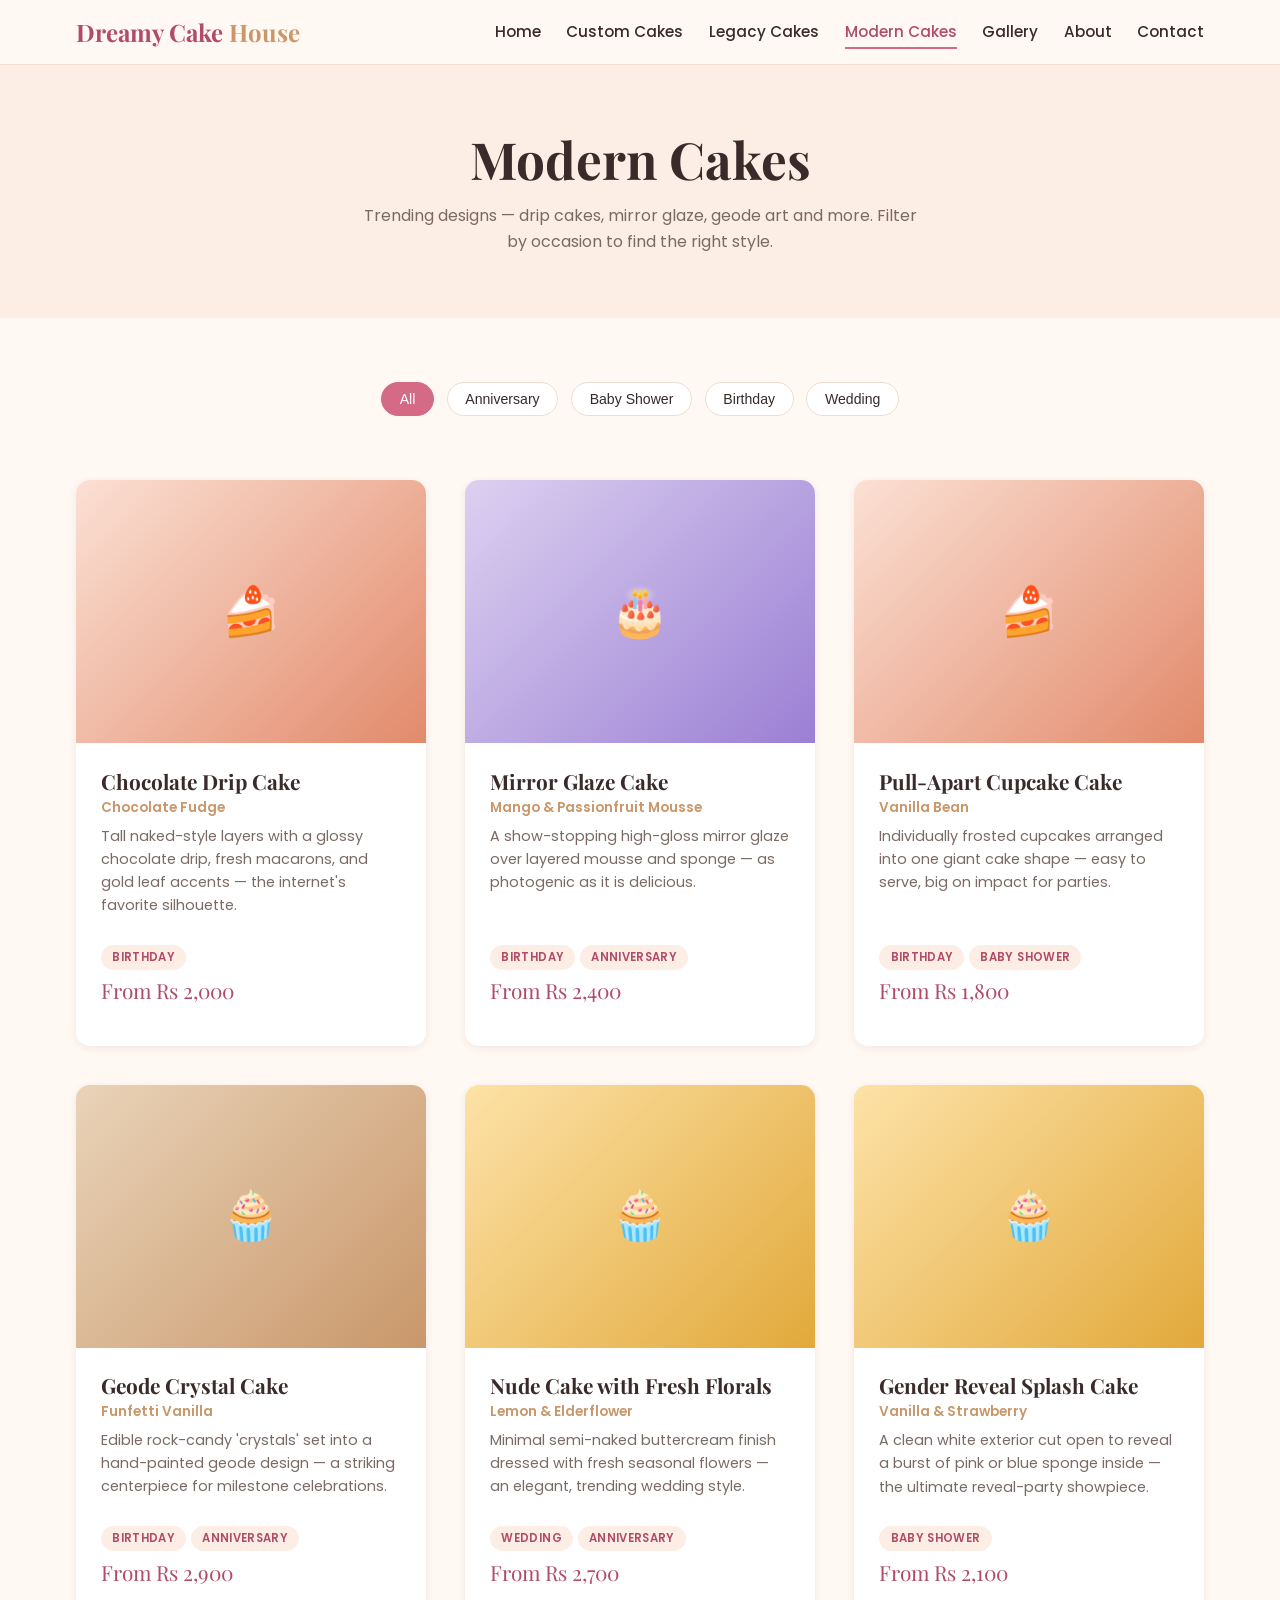
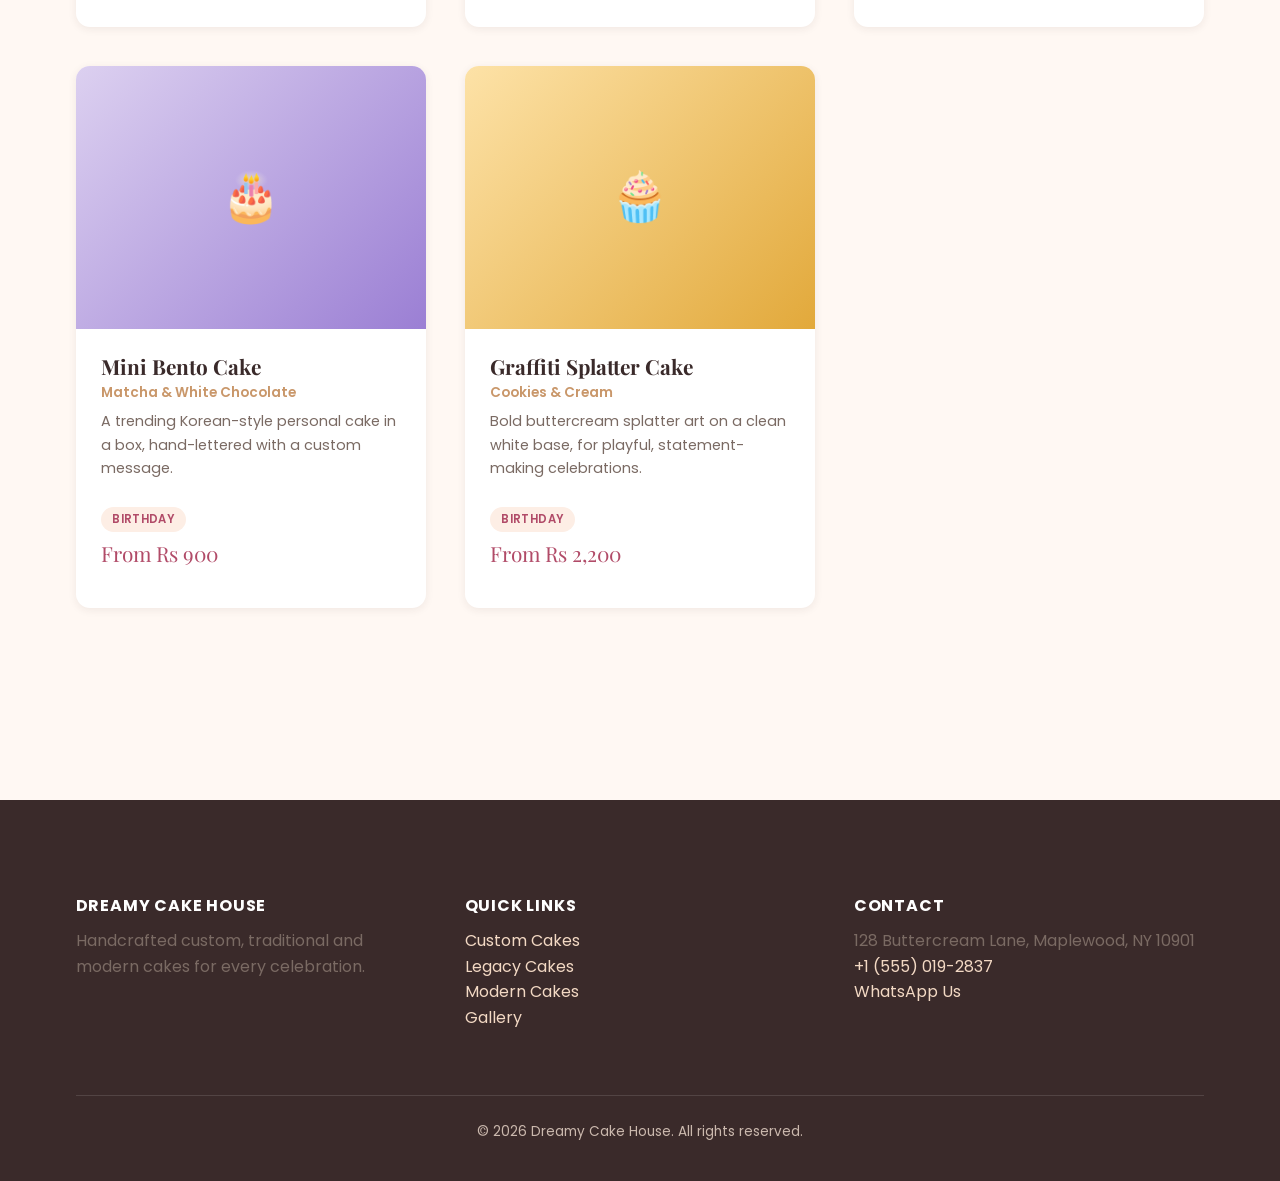
<file: modern-cakes.html>
﻿<!DOCTYPE html>
<html lang="en">
<head>
  <meta charset="UTF-8">
  <meta name="viewport" content="width=device-width, initial-scale=1.0">
  <title>Modern Cakes | Dreamy Cake House</title>
  <meta name="description" content="Trending modern cake designs from Dreamy Cake House — filter by occasion.">
  <link rel="preconnect" href="https://fonts.googleapis.com">
  <link href="https://fonts.googleapis.com/css2?family=Playfair+Display:wght@600;700&family=Poppins:wght@400;500;600;700&display=swap" rel="stylesheet">
  <link rel="stylesheet" href="shared/variables.css">
  <link rel="stylesheet" href="shared/base.css">
  <link rel="stylesheet" href="pages/modern-cakes/modern-cakes.css">
</head>
<body>

  <div id="site-header"></div>

  <section class="page-hero">
    <div class="container">
      <h1>Modern Cakes</h1>
      <p>Trending designs — drip cakes, mirror glaze, geode art and more. Filter by occasion to find the right style.</p>
    </div>
  </section>

  <section class="catalog-section">
    <div class="container">
      <div class="filter-bar" id="filter-bar"></div>
      <div class="cake-grid" id="catalog-grid">
        <p class="empty-state">Loading cakes…</p>
      </div>
    </div>
  </section>

  <div id="site-footer"></div>

  <script src="shared/utils.js"></script>
  <script src="shared/header.js"></script>
  <script src="shared/footer.js"></script>
  <script src="pages/modern-cakes/modern-cakes.js"></script>
  <script>
    renderHeader('modern');
    renderFooter();
  </script>
</body>
</html>
</file>
<file: shared/variables.css>
/* ==========================================================================
   Design tokens for Dreamy Cake House.
   Every page/feature stylesheet should rely on these variables instead of
   hardcoding colors/fonts, so a palette or font change happens in one place.
   ========================================================================== */

:root {
  /* Colors */
  --color-bg: #fff8f3;
  --color-bg-alt: #fdeee5;
  --color-surface: #ffffff;
  --color-primary: #d46a86;
  --color-primary-dark: #b14b68;
  --color-primary-light: #f3c9d5;
  --color-accent: #c9976a;
  --color-accent-light: #e9d3b8;
  --color-text: #3a2a2a;
  --color-text-light: #7a6a63;
  --color-border: #f0ddd0;
  --color-success: #4b8b6f;
  --color-error: #c1443a;

  /* Typography */
  --font-heading: 'Playfair Display', Georgia, serif;
  --font-body: 'Poppins', -apple-system, Segoe UI, sans-serif;

  /* Spacing scale */
  --space-xs: 0.4rem;
  --space-sm: 0.8rem;
  --space-md: 1.6rem;
  --space-lg: 2.4rem;
  --space-xl: 4rem;
  --space-2xl: 6rem;

  /* Layout */
  --max-width: 1180px;
  --radius-sm: 6px;
  --radius-md: 14px;
  --radius-lg: 24px;
  --shadow-sm: 0 2px 8px rgba(58, 42, 42, 0.08);
  --shadow-md: 0 8px 24px rgba(58, 42, 42, 0.12);
  --transition: 0.2s ease;
}
</file>
<file: shared/base.css>
/* ==========================================================================
   Base reset, typography, and shared components (header, footer, buttons,
   cards, badges). Loaded on every page after variables.css.
   Page-specific styles live in /pages/<feature>/*.css and should only add
   to what's here, not redefine it.
   ========================================================================== */

* { box-sizing: border-box; }

html { scroll-behavior: smooth; }

body {
  margin: 0;
  font-family: var(--font-body);
  color: var(--color-text);
  background: var(--color-bg);
  line-height: 1.6;
}

img { max-width: 100%; display: block; }

h1, h2, h3, h4 {
  font-family: var(--font-heading);
  line-height: 1.2;
  margin: 0 0 var(--space-sm);
  color: var(--color-text);
}

h1 { font-size: clamp(2.2rem, 4vw, 3.4rem); }
h2 { font-size: clamp(1.7rem, 3vw, 2.4rem); }
h3 { font-size: 1.3rem; }

p { margin: 0 0 var(--space-md); color: var(--color-text-light); }

a { color: var(--color-primary-dark); text-decoration: none; }
a:hover { text-decoration: underline; }

.container {
  max-width: var(--max-width);
  margin: 0 auto;
  padding: 0 var(--space-md);
}

section { padding: var(--space-2xl) 0; }

/* ---- Buttons ---- */
.btn {
  display: inline-block;
  font-family: var(--font-body);
  font-weight: 600;
  font-size: 0.95rem;
  padding: 0.85rem 1.8rem;
  border-radius: 999px;
  border: 2px solid transparent;
  cursor: pointer;
  transition: transform var(--transition), box-shadow var(--transition), background var(--transition);
  text-decoration: none;
}
.btn:hover { text-decoration: none; transform: translateY(-2px); }

.btn-primary {
  background: var(--color-primary);
  color: #fff;
  box-shadow: var(--shadow-sm);
}
.btn-primary:hover { background: var(--color-primary-dark); box-shadow: var(--shadow-md); }

.btn-outline {
  background: transparent;
  border-color: var(--color-primary);
  color: var(--color-primary-dark);
}
.btn-outline:hover { background: var(--color-primary-light); }

/* ---- Site header ---- */
.site-header {
  position: sticky;
  top: 0;
  z-index: 100;
  background: rgba(255, 248, 243, 0.95);
  backdrop-filter: blur(6px);
  border-bottom: 1px solid var(--color-border);
}

.site-header .container {
  display: flex;
  align-items: center;
  justify-content: space-between;
  padding-top: var(--space-sm);
  padding-bottom: var(--space-sm);
}

.site-header .logo {
  font-family: var(--font-heading);
  font-size: 1.5rem;
  font-weight: 700;
  color: var(--color-primary-dark);
}
.site-header .logo span { color: var(--color-accent); }

.site-nav { display: flex; align-items: center; gap: var(--space-lg); }
.site-nav ul {
  display: flex;
  list-style: none;
  gap: var(--space-md);
  margin: 0;
  padding: 0;
}
.site-nav a {
  color: var(--color-text);
  font-weight: 500;
  font-size: 0.95rem;
  padding: 0.3rem 0;
  border-bottom: 2px solid transparent;
}
.site-nav a:hover,
.site-nav a.active {
  color: var(--color-primary-dark);
  border-bottom-color: var(--color-primary);
  text-decoration: none;
}

.nav-toggle {
  display: none;
  background: none;
  border: none;
  font-size: 1.6rem;
  cursor: pointer;
  color: var(--color-text);
}

@media (max-width: 780px) {
  .nav-toggle { display: block; }
  .site-nav {
    position: absolute;
    top: 100%;
    left: 0;
    right: 0;
    background: var(--color-surface);
    border-bottom: 1px solid var(--color-border);
    flex-direction: column;
    align-items: flex-start;
    padding: var(--space-md);
    display: none;
  }
  .site-nav.open { display: flex; }
  .site-nav ul { flex-direction: column; gap: var(--space-sm); width: 100%; }
}

/* ---- Site footer ---- */
.site-footer {
  background: var(--color-text);
  color: #efe3dc;
  padding: var(--space-2xl) 0 var(--space-lg);
  margin-top: var(--space-2xl);
}
.site-footer a { color: #f3d9c4; }
.site-footer h4 { color: #fff; font-family: var(--font-body); font-size: 1rem; text-transform: uppercase; letter-spacing: 0.05em; }
.footer-grid {
  display: grid;
  grid-template-columns: repeat(auto-fit, minmax(200px, 1fr));
  gap: var(--space-lg);
  margin-bottom: var(--space-lg);
}
.footer-bottom {
  text-align: center;
  font-size: 0.85rem;
  color: #cbb9ae;
  border-top: 1px solid rgba(255,255,255,0.12);
  padding-top: var(--space-md);
}

/* ---- Cards / catalog grid ---- */
.cake-grid {
  display: grid;
  grid-template-columns: repeat(auto-fill, minmax(260px, 1fr));
  gap: var(--space-lg);
}

.cake-card {
  background: var(--color-surface);
  border-radius: var(--radius-md);
  overflow: hidden;
  box-shadow: var(--shadow-sm);
  transition: transform var(--transition), box-shadow var(--transition);
  display: flex;
  flex-direction: column;
}
.cake-card:hover { transform: translateY(-4px); box-shadow: var(--shadow-md); }

.cake-card .cake-thumb {
  aspect-ratio: 4 / 3;
  overflow: hidden;
}
.cake-card .cake-thumb img { width: 100%; height: 100%; object-fit: cover; display: block; }

/* Shared placeholder used inside .cake-thumb / .detail-thumb / .gallery-item /
   admin's .thumb whenever a cake has no uploaded photo (cakeThumbMarkup()). */
.thumb-placeholder {
  width: 100%;
  height: 100%;
  display: flex;
  align-items: center;
  justify-content: center;
  font-size: 3rem;
}

.cake-card .cake-body { padding: var(--space-md); flex: 1; display: flex; flex-direction: column; }
.cake-card h3 { margin-bottom: 0.2rem; }
.cake-card .cake-flavor { font-size: 0.85rem; color: var(--color-accent); font-weight: 600; margin-bottom: var(--space-xs); }
.cake-card .cake-desc { font-size: 0.9rem; flex: 1; }
.cake-card .cake-price { font-family: var(--font-heading); font-size: 1.3rem; color: var(--color-primary-dark); margin-bottom: var(--space-sm); }

/* ---- Badges (occasion tags) ---- */
.badge {
  display: inline-block;
  font-size: 0.72rem;
  font-weight: 600;
  text-transform: uppercase;
  letter-spacing: 0.03em;
  background: var(--color-bg-alt);
  color: var(--color-primary-dark);
  border-radius: 999px;
  padding: 0.2rem 0.7rem;
  margin: 0 0.3rem 0.3rem 0;
}

/* ---- Section heading helper ---- */
.section-heading { text-align: center; max-width: 620px; margin: 0 auto var(--space-xl); }
.section-heading p { margin-bottom: 0; }

/* ---- Form elements (shared look across contact/custom-cakes forms) ---- */
.field { margin-bottom: var(--space-md); }
.field label { display: block; font-weight: 600; margin-bottom: 0.35rem; font-size: 0.92rem; }
.field .hint { font-size: 0.8rem; color: var(--color-text-light); margin-top: 0.3rem; }
.field input,
.field select,
.field textarea {
  width: 100%;
  padding: 0.7rem 0.9rem;
  border: 1px solid var(--color-border);
  border-radius: var(--radius-sm);
  font-family: var(--font-body);
  font-size: 0.95rem;
  background: var(--color-surface);
  color: var(--color-text);
}
.field input:focus,
.field select:focus,
.field textarea:focus {
  outline: none;
  border-color: var(--color-primary);
  box-shadow: 0 0 0 3px var(--color-primary-light);
}
.field-row { display: grid; grid-template-columns: repeat(auto-fit, minmax(200px, 1fr)); gap: var(--space-md); }

.form-status {
  padding: var(--space-md);
  border-radius: var(--radius-sm);
  margin-top: var(--space-md);
  display: none;
}
.form-status.success { display: block; background: #e5f3ec; color: var(--color-success); }
.form-status.error { display: block; background: #fbe8e6; color: var(--color-error); }

/* ---- Utility ---- */
.bg-alt { background: var(--color-bg-alt); }
.text-center { text-align: center; }
.mt-lg { margin-top: var(--space-lg); }
.empty-state { text-align: center; padding: var(--space-2xl) 0; color: var(--color-text-light); }
</file>
<file: pages/home/home.css>
/* Homepage: hero, category highlights, featured cakes, testimonials, CTA */

.hero {
  background: linear-gradient(135deg, var(--color-bg-alt), var(--color-bg));
  padding: var(--space-2xl) 0;
}
.hero .container {
  display: grid;
  grid-template-columns: 1.1fr 0.9fr;
  align-items: center;
  gap: var(--space-xl);
}
.hero-copy .eyebrow {
  color: var(--color-accent);
  font-weight: 700;
  letter-spacing: 0.08em;
  text-transform: uppercase;
  font-size: 0.85rem;
}
.hero-actions { display: flex; gap: var(--space-md); flex-wrap: wrap; margin-top: var(--space-lg); }

.hero-art {
  aspect-ratio: 1 / 1;
  border-radius: var(--radius-lg);
  background: linear-gradient(135deg, var(--color-primary-light), var(--color-accent-light));
  display: flex;
  align-items: center;
  justify-content: center;
  font-size: 6rem;
  box-shadow: var(--shadow-md);
}

@media (max-width: 780px) {
  .hero .container { grid-template-columns: 1fr; }
  .hero-art { order: -1; max-width: 260px; margin: 0 auto; }
}

/* Category highlights */
.categories-grid {
  display: grid;
  grid-template-columns: repeat(auto-fit, minmax(240px, 1fr));
  gap: var(--space-lg);
}
.category-card {
  background: var(--color-surface);
  border-radius: var(--radius-md);
  padding: var(--space-lg);
  text-align: center;
  box-shadow: var(--shadow-sm);
  transition: transform var(--transition);
}
.category-card:hover { transform: translateY(-4px); }
.category-card .icon { font-size: 2.6rem; margin-bottom: var(--space-sm); }

/* Testimonials */
.testimonial-grid {
  display: grid;
  grid-template-columns: repeat(auto-fit, minmax(260px, 1fr));
  gap: var(--space-lg);
}
.testimonial-card {
  background: var(--color-surface);
  border-radius: var(--radius-md);
  padding: var(--space-lg);
  box-shadow: var(--shadow-sm);
}
.testimonial-card .stars { color: var(--color-accent); margin-bottom: var(--space-sm); }
.testimonial-card .name { font-weight: 600; color: var(--color-text); }

/* CTA */
.cta-banner {
  background: var(--color-primary);
  color: #fff;
  text-align: center;
  border-radius: var(--radius-lg);
  padding: var(--space-2xl) var(--space-lg);
}
.cta-banner h2, .cta-banner p { color: #fff; }
.cta-banner .btn-outline { border-color: #fff; color: #fff; }
.cta-banner .btn-outline:hover { background: rgba(255,255,255,0.15); }
</file>
<file: pages/admin/admin.css>
/* Admin panel — deliberately plain/utilitarian, not part of the public site
   design. Not linked from shared/header.js's nav on purpose. */

body { background: var(--color-bg-alt); }

.admin-topbar {
  background: var(--color-text);
  color: #fff;
  padding: var(--space-sm) 0;
}
.admin-topbar .container { display: flex; align-items: center; justify-content: space-between; }
.admin-topbar h1 { color: #fff; font-size: 1.1rem; margin: 0; }
.admin-topbar .who { font-size: 0.85rem; color: #cbb9ae; }

.admin-wrap { max-width: 900px; margin: 0 auto; padding: var(--space-xl) var(--space-md); }

/* ---- Login screen ---- */
.login-card {
  background: var(--color-surface);
  border-radius: var(--radius-lg);
  box-shadow: var(--shadow-sm);
  padding: var(--space-xl);
  max-width: 520px;
  margin: var(--space-2xl) auto;
}
.login-card h2 { margin-bottom: var(--space-sm); }
.login-card ol { padding-left: 1.2rem; color: var(--color-text-light); font-size: 0.9rem; }
.login-card ol li { margin-bottom: 0.3rem; }
.login-card code { background: var(--color-bg-alt); padding: 0.1rem 0.4rem; border-radius: 4px; }

/* ---- Dashboard ---- */
.admin-tabs { display: flex; gap: var(--space-sm); margin-bottom: var(--space-lg); }
.admin-tab {
  border: 1px solid var(--color-border);
  background: var(--color-surface);
  padding: 0.5rem 1.2rem;
  border-radius: 999px;
  font-weight: 600;
  font-size: 0.9rem;
  cursor: pointer;
}
.admin-tab.active { background: var(--color-primary); border-color: var(--color-primary); color: #fff; }

.admin-toolbar { display: flex; justify-content: space-between; align-items: center; margin-bottom: var(--space-md); flex-wrap: wrap; gap: var(--space-sm); }

.admin-cake-list { display: flex; flex-direction: column; gap: var(--space-sm); }
.admin-cake-row {
  background: var(--color-surface);
  border-radius: var(--radius-md);
  padding: var(--space-md);
  display: flex;
  align-items: center;
  gap: var(--space-md);
  box-shadow: var(--shadow-sm);
}
.admin-cake-row .thumb {
  width: 48px; height: 48px; border-radius: var(--radius-sm);
  overflow: hidden; flex-shrink: 0;
}
.admin-cake-row .thumb img { width: 100%; height: 100%; object-fit: cover; display: block; }
.admin-cake-row .thumb .thumb-placeholder { font-size: 1.4rem; }
.admin-cake-row .info { flex: 1; min-width: 0; }
.admin-cake-row .info h3 { font-size: 1rem; margin: 0; }
.admin-cake-row .info .meta { font-size: 0.82rem; color: var(--color-text-light); }
.admin-cake-row .row-actions { display: flex; gap: var(--space-sm); flex-shrink: 0; }
.admin-cake-row .row-actions button {
  border: 1px solid var(--color-border);
  background: var(--color-surface);
  border-radius: var(--radius-sm);
  padding: 0.4rem 0.8rem;
  font-size: 0.82rem;
  cursor: pointer;
}
.admin-cake-row .row-actions .delete-btn { color: var(--color-error); border-color: #f2cfc9; }

/* ---- Cake form ---- */
.admin-form-card {
  background: var(--color-surface);
  border-radius: var(--radius-lg);
  padding: var(--space-lg);
  box-shadow: var(--shadow-sm);
  margin-top: var(--space-lg);
}
.tier-price-row { display: grid; grid-template-columns: repeat(3, 1fr); gap: var(--space-md); }
.checkbox-field { display: flex; align-items: center; gap: 0.5rem; }
.checkbox-field input { width: auto; }
.form-actions { display: flex; gap: var(--space-md); margin-top: var(--space-lg); }

#image-preview-wrap { display: flex; align-items: center; gap: var(--space-md); margin-top: var(--space-sm); }
.image-preview { width: 90px; height: 90px; object-fit: cover; border-radius: var(--radius-sm); border: 1px solid var(--color-border); }

/* Plain inline text-button, e.g. "Reset admin access" */
.link-btn {
  background: none;
  border: none;
  padding: 0;
  color: var(--color-primary-dark);
  font-weight: 600;
  font-size: inherit;
  cursor: pointer;
  text-decoration: underline;
}

.admin-toast {
  position: fixed;
  bottom: var(--space-lg);
  right: var(--space-lg);
  padding: 0.8rem 1.2rem;
  border-radius: var(--radius-sm);
  color: #fff;
  font-size: 0.9rem;
  box-shadow: var(--shadow-md);
  z-index: 200;
  display: none;
}
.admin-toast.success { display: block; background: var(--color-success); }
.admin-toast.error { display: block; background: var(--color-error); }
</file>
<file: pages/about/about.css>
/* About page */

.page-hero {
  background: var(--color-bg-alt);
  padding: var(--space-xl) 0;
  text-align: center;
}
.page-hero h1 { margin-bottom: var(--space-sm); }
.page-hero p { max-width: 560px; margin: 0 auto; }

.about-grid {
  display: grid;
  grid-template-columns: 1fr 1fr;
  gap: var(--space-xl);
  align-items: center;
}
.about-art {
  aspect-ratio: 1 / 1;
  border-radius: var(--radius-lg);
  background: linear-gradient(135deg, var(--color-primary-light), var(--color-accent-light));
  display: flex;
  align-items: center;
  justify-content: center;
  font-size: 5rem;
  box-shadow: var(--shadow-md);
}

@media (max-width: 780px) {
  .about-grid { grid-template-columns: 1fr; }
  .about-art { order: -1; max-width: 280px; margin: 0 auto; }
}

.values-grid {
  display: grid;
  grid-template-columns: repeat(auto-fit, minmax(220px, 1fr));
  gap: var(--space-lg);
}
.value-card {
  background: var(--color-surface);
  border-radius: var(--radius-md);
  padding: var(--space-lg);
  box-shadow: var(--shadow-sm);
  text-align: center;
}
.value-card .icon { font-size: 2.2rem; margin-bottom: var(--space-sm); }
</file>
<file: pages/cake-detail/cake-detail.css>
/* Cake detail page (cake.html?id=...) */

.detail-section { padding: var(--space-xl) 0; }

.detail-grid {
  display: grid;
  grid-template-columns: 1fr 1fr;
  gap: var(--space-xl);
  align-items: start;
}

.detail-thumb {
  aspect-ratio: 1 / 1;
  border-radius: var(--radius-lg);
  overflow: hidden;
  box-shadow: var(--shadow-md);
}
.detail-thumb img { width: 100%; height: 100%; object-fit: cover; display: block; }
.detail-thumb .thumb-placeholder { font-size: 8rem; }

.detail-flavor { color: var(--color-accent); font-weight: 600; margin-bottom: var(--space-sm); }
.detail-price { font-family: var(--font-heading); font-size: 2rem; color: var(--color-primary-dark); margin: var(--space-sm) 0; }
.detail-actions { display: flex; gap: var(--space-md); flex-wrap: wrap; margin-top: var(--space-lg); }
.detail-badges { margin-bottom: var(--space-md); }

.detail-tiers { display: flex; gap: var(--space-sm); flex-wrap: wrap; margin-top: var(--space-sm); }
.tier-btn {
  display: flex;
  flex-direction: column;
  align-items: center;
  gap: 0.2rem;
  min-width: 84px;
  padding: 0.6rem 1rem;
  border: 2px solid var(--color-border);
  border-radius: var(--radius-sm);
  background: var(--color-surface);
  font-family: var(--font-body);
  font-weight: 600;
  font-size: 0.9rem;
  color: var(--color-text);
  cursor: pointer;
  transition: border-color var(--transition), background var(--transition);
}
.tier-btn .tier-price { font-weight: 500; font-size: 0.82rem; color: var(--color-text-light); }
.tier-btn:hover { border-color: var(--color-primary); }
.tier-btn.active { border-color: var(--color-primary); background: var(--color-primary-light); }
.tier-btn.active .tier-price { color: var(--color-primary-dark); }

.back-link { display: inline-block; margin-bottom: var(--space-lg); font-weight: 500; }

@media (max-width: 780px) {
  .detail-grid { grid-template-columns: 1fr; }
  .detail-thumb { max-width: 320px; margin: 0 auto; font-size: 5rem; }
}
</file>
<file: pages/contact/contact.css>
/* Contact page */

.page-hero {
  background: var(--color-bg-alt);
  padding: var(--space-xl) 0;
  text-align: center;
}
.page-hero h1 { margin-bottom: var(--space-sm); }
.page-hero p { max-width: 560px; margin: 0 auto; }

.contact-grid {
  display: grid;
  grid-template-columns: 1fr 1fr;
  gap: var(--space-xl);
  align-items: start;
}

.contact-list {
  list-style: none;
  padding: 0;
  margin: 0 0 var(--space-lg);
}
.contact-list li {
  display: flex;
  gap: var(--space-sm);
  align-items: flex-start;
  padding: var(--space-sm) 0;
  border-bottom: 1px solid var(--color-border);
}
.contact-list .icon { font-size: 1.3rem; }

.map-embed {
  border-radius: var(--radius-md);
  overflow: hidden;
  box-shadow: var(--shadow-sm);
  aspect-ratio: 4 / 3;
}
.map-embed iframe { width: 100%; height: 100%; border: 0; }

@media (max-width: 780px) {
  .contact-grid { grid-template-columns: 1fr; }
}
</file>
<file: pages/custom-cakes/custom-cakes.css>
/* Custom Cakes request form page */

.page-hero {
  background: var(--color-bg-alt);
  padding: var(--space-xl) 0;
  text-align: center;
}
.page-hero h1 { margin-bottom: var(--space-sm); }
.page-hero p { max-width: 560px; margin: 0 auto; }

.form-wrap {
  background: var(--color-surface);
  border-radius: var(--radius-lg);
  box-shadow: var(--shadow-sm);
  padding: var(--space-xl);
  max-width: 760px;
  margin: 0 auto;
}

.lead-time-note {
  background: var(--color-bg-alt);
  border-radius: var(--radius-sm);
  padding: var(--space-sm) var(--space-md);
  font-size: 0.88rem;
  color: var(--color-text-light);
  margin-bottom: var(--space-lg);
}

.upload-preview {
  display: flex;
  gap: var(--space-sm);
  flex-wrap: wrap;
  margin-top: var(--space-sm);
}
.upload-preview img {
  width: 90px;
  height: 90px;
  object-fit: cover;
  border-radius: var(--radius-sm);
  border: 1px solid var(--color-border);
}

.field .error-text {
  color: var(--color-error);
  font-size: 0.8rem;
  margin-top: 0.3rem;
  display: none;
}
.field.invalid input,
.field.invalid select,
.field.invalid textarea {
  border-color: var(--color-error);
}
.field.invalid .error-text { display: block; }
</file>
<file: pages/gallery/gallery.css>
/* Gallery page — a big masonry-ish grid of cake thumbnails across all categories */

.page-hero {
  background: var(--color-bg-alt);
  padding: var(--space-xl) 0;
  text-align: center;
}
.page-hero h1 { margin-bottom: var(--space-sm); }
.page-hero p { max-width: 560px; margin: 0 auto; }

.gallery-grid {
  display: grid;
  grid-template-columns: repeat(auto-fill, minmax(200px, 1fr));
  gap: var(--space-md);
}

.gallery-item {
  aspect-ratio: 1 / 1;
  border-radius: var(--radius-md);
  display: block;
  position: relative;
  overflow: hidden;
  box-shadow: var(--shadow-sm);
  transition: transform var(--transition);
}
.gallery-item:hover { transform: scale(1.03); }
.gallery-item img { width: 100%; height: 100%; object-fit: cover; display: block; }
.gallery-item .thumb-placeholder { font-size: 3rem; }

.gallery-item .gallery-caption {
  position: absolute;
  left: 0; right: 0; bottom: 0;
  background: rgba(58, 42, 42, 0.72);
  color: #fff;
  font-size: 0.78rem;
  padding: 0.4rem 0.6rem;
  opacity: 0;
  transition: opacity var(--transition);
}
.gallery-item:hover .gallery-caption { opacity: 1; }
</file>
<file: pages/legacy-cakes/legacy-cakes.css>
/* Legacy Cakes catalog page — mostly reuses .cake-grid/.cake-card from base.css */

.page-hero {
  background: var(--color-bg-alt);
  padding: var(--space-xl) 0;
  text-align: center;
}
.page-hero h1 { margin-bottom: var(--space-sm); }
.page-hero p { max-width: 560px; margin: 0 auto; }

.catalog-section { padding-top: var(--space-xl); }
</file>
<file: pages/modern-cakes/modern-cakes.css>
/* Modern Cakes catalog page — catalog grid reuses .cake-grid/.cake-card */

.page-hero {
  background: var(--color-bg-alt);
  padding: var(--space-xl) 0;
  text-align: center;
}
.page-hero h1 { margin-bottom: var(--space-sm); }
.page-hero p { max-width: 560px; margin: 0 auto; }

.catalog-section { padding-top: var(--space-xl); }

.filter-bar {
  display: flex;
  flex-wrap: wrap;
  gap: var(--space-sm);
  justify-content: center;
  margin-bottom: var(--space-xl);
}
.filter-chip {
  border: 1px solid var(--color-border);
  background: var(--color-surface);
  color: var(--color-text);
  border-radius: 999px;
  padding: 0.5rem 1.1rem;
  font-size: 0.88rem;
  font-weight: 500;
  cursor: pointer;
  transition: background var(--transition), color var(--transition), border-color var(--transition);
}
.filter-chip:hover { border-color: var(--color-primary); }
.filter-chip.active {
  background: var(--color-primary);
  border-color: var(--color-primary);
  color: #fff;
}
</file>
